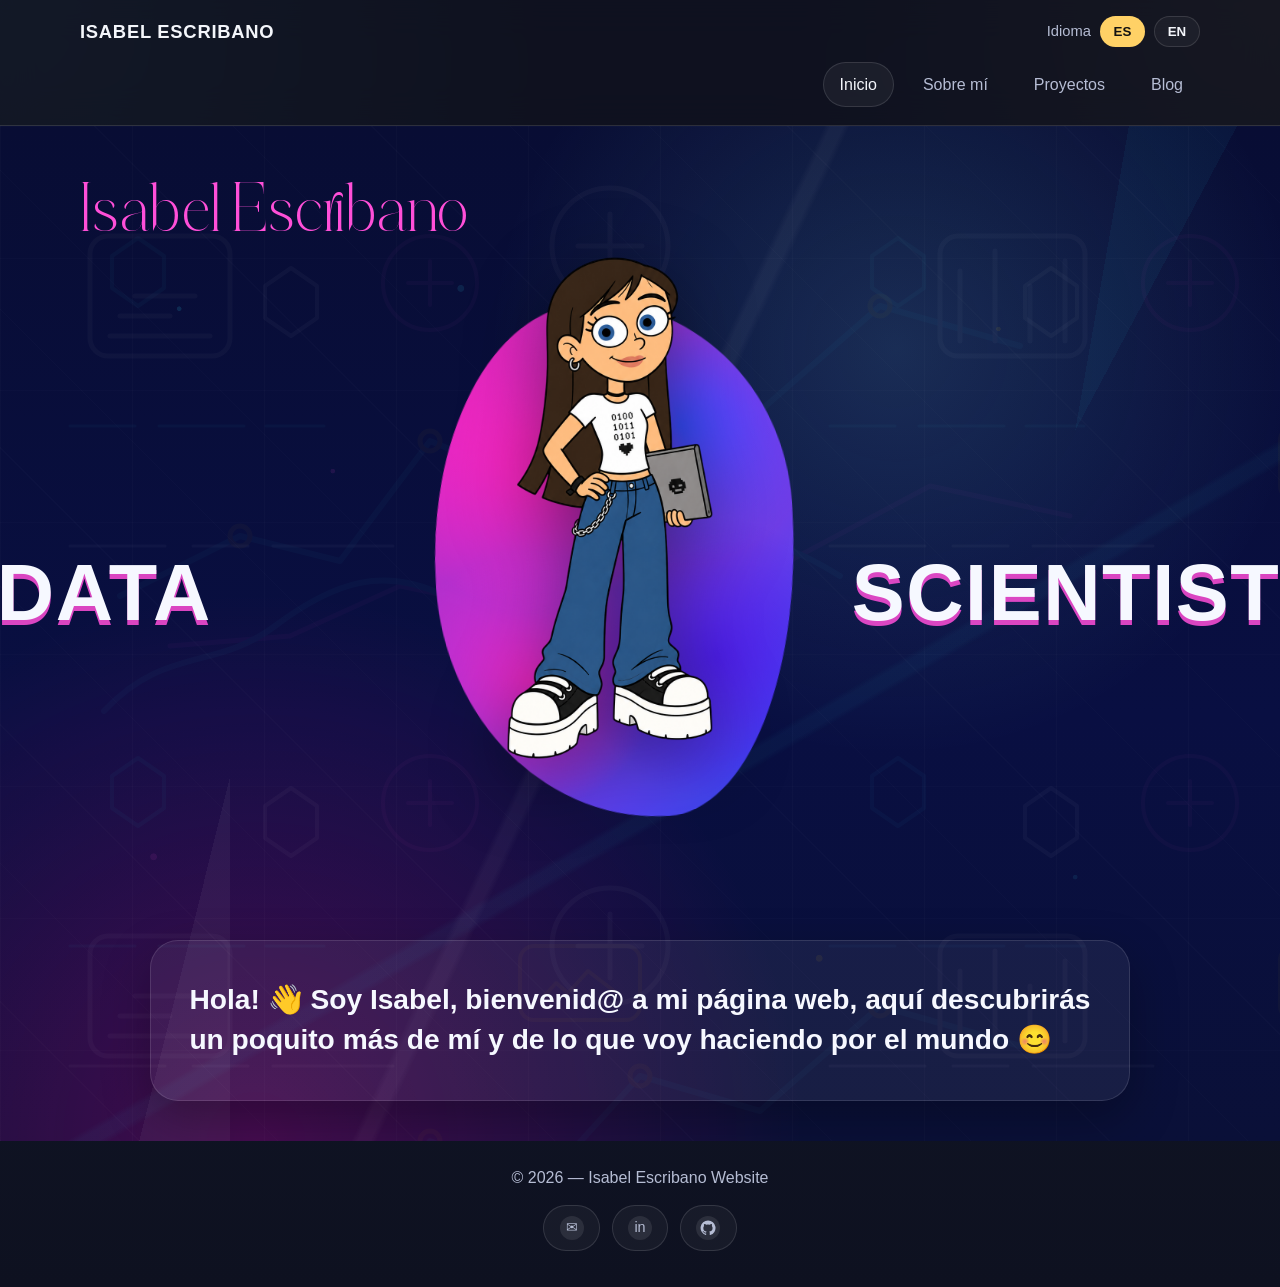
<file: index.html>
<!doctype html>
<html lang="es">
<head>
  <meta charset="utf-8">
  <meta name="viewport" content="width=device-width, initial-scale=1">
  <title>Inicio | Isabel Escribano Website</title>
  <link rel="stylesheet" href="styles.css">
</head>
<body data-page="home" data-title-es="Inicio | Isabel Escribano Website" data-title-en="Home | Isabel Escribano Website">
  <header class="site-header">
    <div class="container header-shell">
      <div class="header-top">
        <a class="brand" href="index.html" data-i18n="brand"></a>
        <div class="language-switch" aria-label="Language selector">
          <span class="language-label" data-i18n="language.label"></span>
          <button type="button" class="lang-btn" data-lang-switch="es">ES</button>
          <button type="button" class="lang-btn" data-lang-switch="en">EN</button>
        </div>
      </div>
      <nav class="site-nav" aria-label="Main navigation">
        <a class="nav-link is-active" href="index.html" data-i18n="nav.home"></a>
        <a class="nav-link" href="about.html" data-i18n="nav.about"></a>
        <a class="nav-link" href="projects.html" data-i18n="nav.projects"></a>
        <a class="nav-link" href="blog.html" data-i18n="nav.blog"></a>
      </nav>
    </div>
  </header>

  <main>
    <section class="hero-home-poster">
      <div class="container">
        <div class="poster-header-row">
          <p class="poster-name" data-i18n="home.posterName"></p>
        </div>

        <div class="poster-stage">
          <h2 class="poster-word poster-word-left" data-i18n="home.posterWordLeft"></h2>

          <div class="poster-avatar-wrap">
            <div class="poster-blob" aria-hidden="true"></div>
            <img class="poster-avatar" src="ChatGPT Image 10 jul 2026, 04_58_14-Photoroom.png" alt="Avatar Isabel" onerror="this.onerror=null;this.src='https://picsum.photos/seed/avatar-fallback/780/1080';">
          </div>

          <h2 class="poster-word poster-word-right" data-i18n="home.posterWordRight"></h2>
        </div>

        <article class="home-intro-card">
          <p class="home-intro-text" data-i18n="home.intro"></p>
        </article>
      </div>
    </section>
  </main>

  <footer class="site-footer">
    <div class="container footer-copy" data-i18n="footer.copy"></div>
    <div class="container footer-socials">
      <a class="social-link" href="mailto:isabelcirbonera@gmail.com" aria-label="Correo electrónico"><span class="social-icon">✉</span></a>
      <a class="social-link" href="https://www.linkedin.com/in/isabelescribanomanero" target="_blank" rel="noreferrer" aria-label="LinkedIn"><span class="social-icon">in</span></a>
      <a class="social-link" href="https://github.com/IsaEscman" target="_blank" rel="noreferrer" aria-label="GitHub"><span class="social-icon social-icon-github"><svg viewBox="0 0 16 16" aria-hidden="true" focusable="false"><path d="M8 .6a7.4 7.4 0 0 0-2.34 14.43c.37.06.5-.16.5-.35v-1.22c-2.03.44-2.46-.86-2.46-.86-.33-.84-.8-1.06-.8-1.06-.66-.45.05-.44.05-.44.73.05 1.12.75 1.12.75.65 1.11 1.7.79 2.12.61.06-.48.25-.79.45-.97-1.62-.19-3.33-.81-3.33-3.61 0-.8.29-1.46.75-1.97-.08-.18-.33-.93.07-1.95 0 0 .61-.2 2 .75a7 7 0 0 1 3.64 0c1.39-.95 2-.75 2-.75.4 1.02.15 1.77.07 1.95.46.51.75 1.17.75 1.97 0 2.8-1.71 3.42-3.34 3.61.26.22.49.65.49 1.31v1.94c0 .19.13.41.5.35A7.4 7.4 0 0 0 8 .6Z"/></svg></span></a>
    </div>
  </footer>

  <script src="script.js"></script>
</body>
</html>
</file>
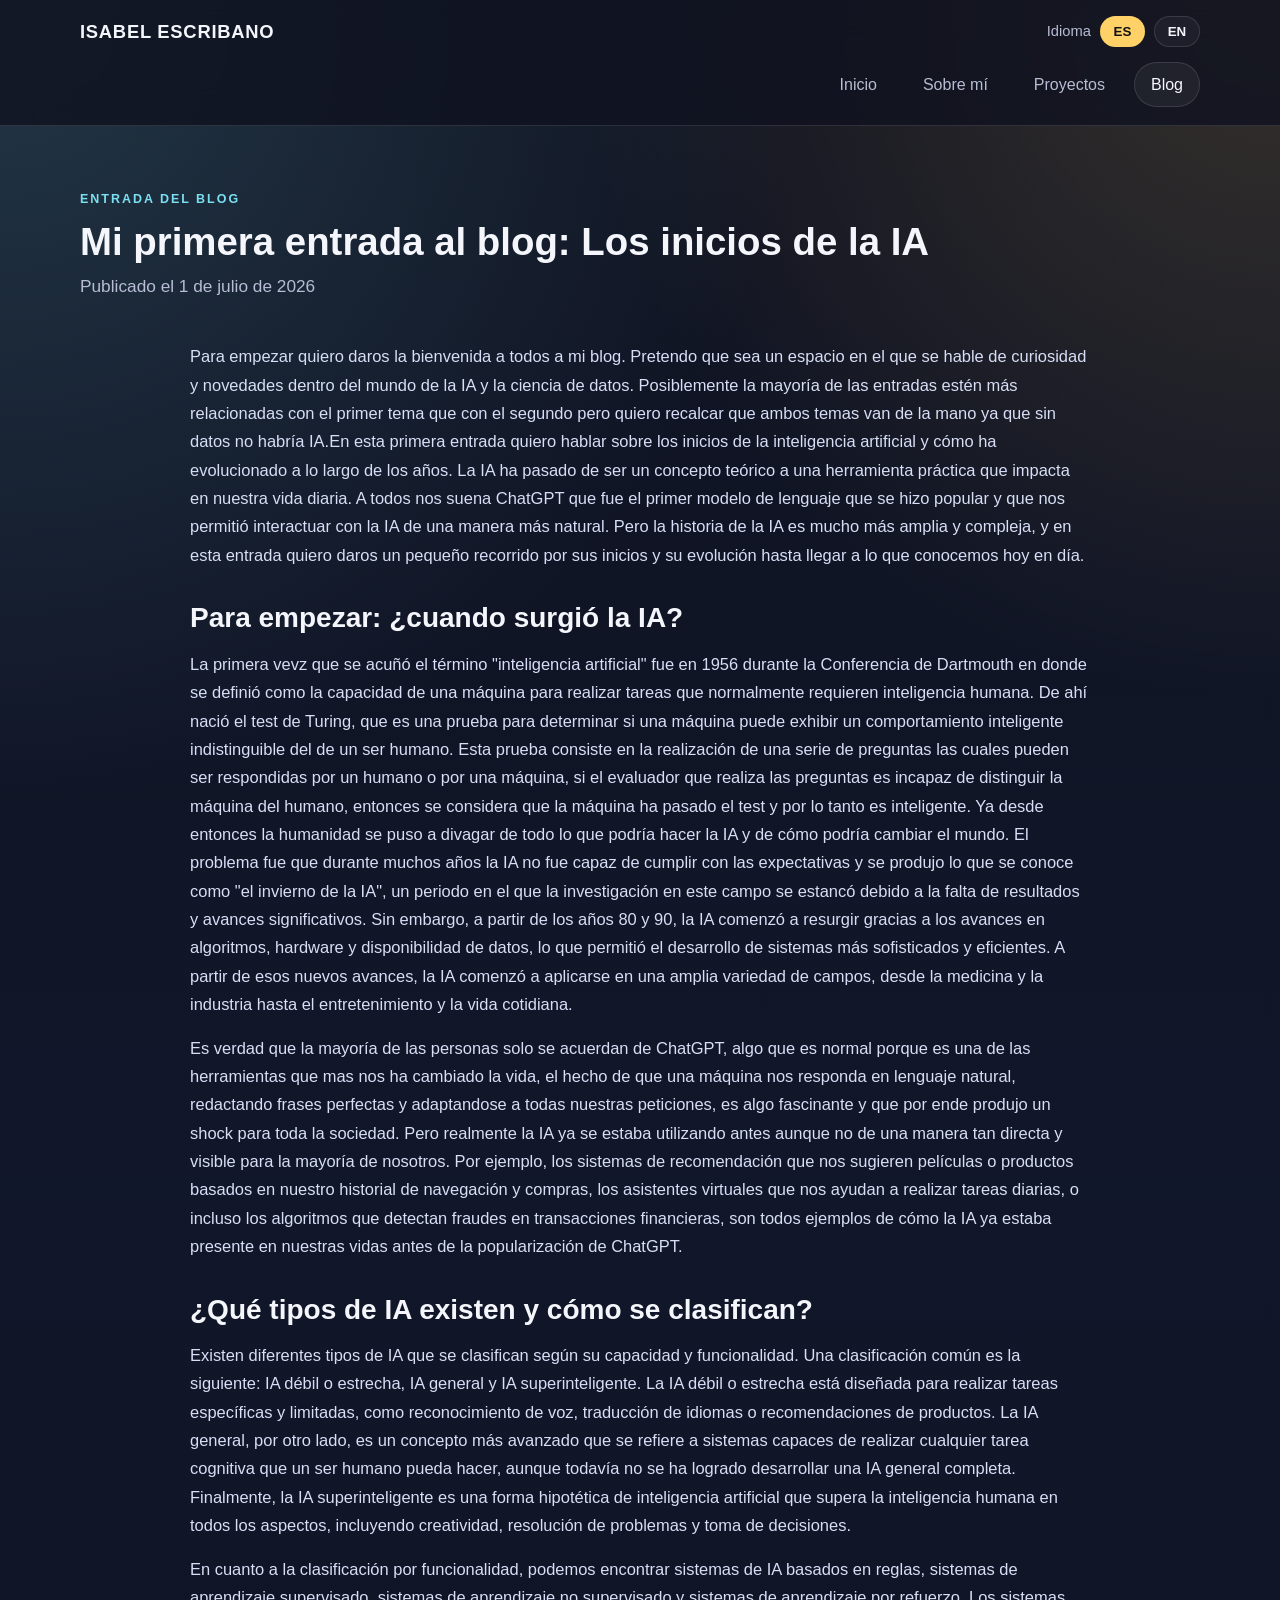
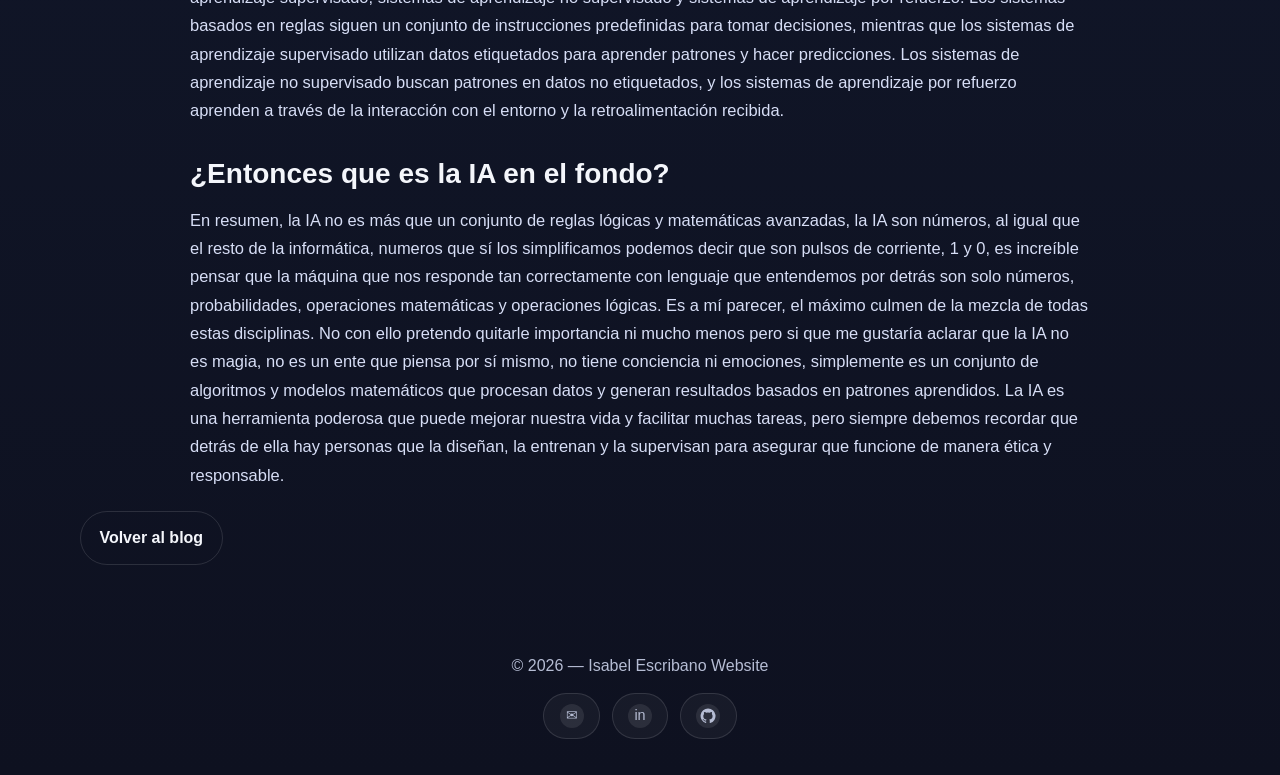
<file: blog-first-one/index.html>
<!doctype html>
<html lang="es">
<head>
  <meta charset="utf-8">
  <meta name="viewport" content="width=device-width, initial-scale=1">
  <title>Traducir un sitio | Mi sitio</title>
  <link rel="stylesheet" href="../styles.css">
</head>
<body data-page="blog-detail" data-title-es="Traducir un sitio | Mi sitio" data-title-en="Translate a site | My site">
  <header class="site-header">
    <div class="container header-shell">
      <div class="header-top">
        <a class="brand" href="../index.html" data-i18n="brand"></a>
        <div class="language-switch" aria-label="Language selector">
          <span class="language-label" data-i18n="language.label"></span>
          <button type="button" class="lang-btn" data-lang-switch="es">ES</button>
          <button type="button" class="lang-btn" data-lang-switch="en">EN</button>
        </div>
      </div>
      <nav class="site-nav" aria-label="Main navigation">
        <a class="nav-link" href="../index.html" data-i18n="nav.home"></a>
        <a class="nav-link" href="../about.html" data-i18n="nav.about"></a>
        <a class="nav-link" href="../projects.html" data-i18n="nav.projects"></a>
        <a class="nav-link is-active" href="../blog.html" data-i18n="nav.blog"></a>
      </nav>
    </div>
  </header>

  <main class="container page-main detail-page">
    <section class="page-hero">
      <p class="eyebrow" data-i18n="blogDetails.first-one.eyebrow"></p>
      <h1 data-i18n="blogDetails.first-one.title"></h1>
      <p class="lead" data-i18n="blogDetails.first-one.dateLine"></p>
    </section>

    <article class="blog-article">
      <p class="blog-intro" data-i18n="blogDetails.first-one.intro"></p>

      <h2 data-i18n="blogDetails.first-one.sectionOneTitle"></h2>
      <p data-i18n="blogDetails.first-one.sectionOneText"></p>
      <p data-i18n="blogDetails.first-one.sectionOneTextTwo"></p>

      <h2 data-i18n="blogDetails.first-one.sectionTwoTitle"></h2>
      <p data-i18n="blogDetails.first-one.sectionTwoText"></p>
      <p data-i18n="blogDetails.first-one.sectionTwoTextTwo"></p>

      <h2 data-i18n="blogDetails.first-one.sectionThreeTitle"></h2>
      <p data-i18n="blogDetails.first-one.sectionThreeText"></p>
    </article>

    <div class="detail-actions">
      <a class="btn btn-secondary" href="../blog.html" data-i18n="blogDetails.back"></a>
    </div>
  </main>

  <footer class="site-footer">
    <div class="container footer-copy" data-i18n="footer.copy"></div>
    <div class="container footer-socials">
      <a class="social-link" href="mailto:isabelcirbonera@gmail.com" aria-label="Correo electrónico"><span class="social-icon">✉</span></a>
      <a class="social-link" href="https://www.linkedin.com/in/isabelescribanomanero" target="_blank" rel="noreferrer" aria-label="LinkedIn"><span class="social-icon">in</span></a>
      <a class="social-link" href="https://github.com/IsaEscman" target="_blank" rel="noreferrer" aria-label="GitHub"><span class="social-icon social-icon-github"><svg viewBox="0 0 16 16" aria-hidden="true" focusable="false"><path d="M8 .6a7.4 7.4 0 0 0-2.34 14.43c.37.06.5-.16.5-.35v-1.22c-2.03.44-2.46-.86-2.46-.86-.33-.84-.8-1.06-.8-1.06-.66-.45.05-.44.05-.44.73.05 1.12.75 1.12.75.65 1.11 1.7.79 2.12.61.06-.48.25-.79.45-.97-1.62-.19-3.33-.81-3.33-3.61 0-.8.29-1.46.75-1.97-.08-.18-.33-.93.07-1.95 0 0 .61-.2 2 .75a7 7 0 0 1 3.64 0c1.39-.95 2-.75 2-.75.4 1.02.15 1.77.07 1.95.46.51.75 1.17.75 1.97 0 2.8-1.71 3.42-3.34 3.61.26.22.49.65.49 1.31v1.94c0 .19.13.41.5.35A7.4 7.4 0 0 0 8 .6Z"/></svg></span></a>
    </div>
  </footer>

  <script src="../script.js"></script>
</body>
</html>
</file>
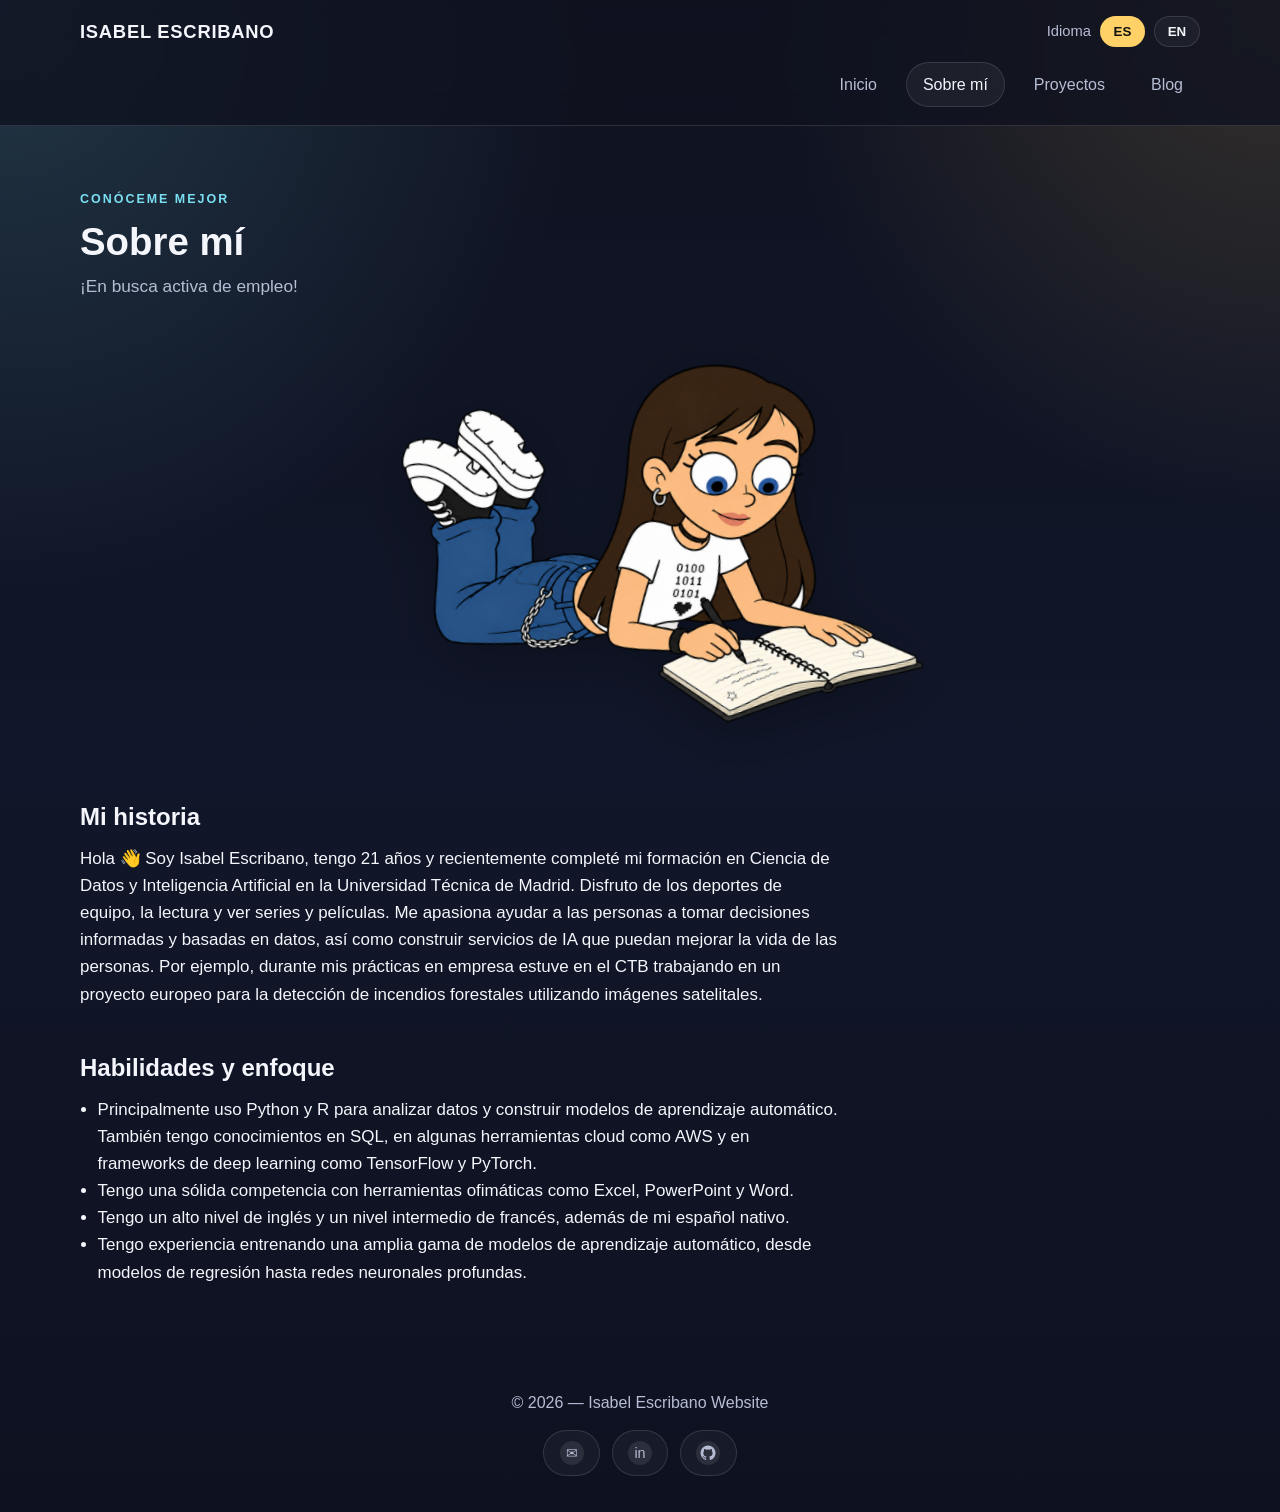
<file: about.html>
<!doctype html>
<html lang="es">
<head>
  <meta charset="utf-8">
  <meta name="viewport" content="width=device-width, initial-scale=1">
  <title>Sobre mí | Mi sitio</title>
  <link rel="stylesheet" href="styles.css">
</head>
<body data-page="about" data-title-es="Sobre mí | Mi sitio" data-title-en="About me | My site">
  <header class="site-header">
    <div class="container header-shell">
      <div class="header-top">
        <a class="brand" href="index.html" data-i18n="brand"></a>
        <div class="language-switch" aria-label="Language selector">
          <span class="language-label" data-i18n="language.label"></span>
          <button type="button" class="lang-btn" data-lang-switch="es">ES</button>
          <button type="button" class="lang-btn" data-lang-switch="en">EN</button>
        </div>
      </div>
      <nav class="site-nav" aria-label="Main navigation">
        <a class="nav-link" href="index.html" data-i18n="nav.home"></a>
        <a class="nav-link is-active" href="about.html" data-i18n="nav.about"></a>
        <a class="nav-link" href="projects.html" data-i18n="nav.projects"></a>
        <a class="nav-link" href="blog.html" data-i18n="nav.blog"></a>
      </nav>
    </div>
  </header>

  <main class="container page-main">
    <section class="page-hero">
      <p class="eyebrow" data-i18n="about.eyebrow"></p>
      <h1 data-i18n="about.title"></h1>
      <p class="lead" data-i18n="about.subtitle"></p>
    </section>

    <div class="about-illustration">
      <img class="about-illustration-image" src="ChatGPT Image 10 jul 2026, 18_04_59-Photoroom.png" alt="Ilustración decorativa de Isabel tomando notas" loading="lazy">
    </div>

    <section class="about-flow">
      <article>
        <h2 data-i18n="about.storyTitle"></h2>
        <p data-i18n="about.storyText"></p>
      </article>
      <article>
        <h2 data-i18n="about.skillsTitle"></h2>
        <ul class="skill-list">
          <li data-i18n="about.skillOne"></li>
          <li data-i18n="about.skillTwo"></li>
          <li data-i18n="about.skillThree"></li>
          <li data-i18n="about.skillFour"></li>
        </ul>
      </article>
    </section>
  </main>

  <footer class="site-footer">
    <div class="container footer-copy" data-i18n="footer.copy"></div>
    <div class="container footer-socials">
      <a class="social-link" href="mailto:isabelcirbonera@gmail.com" aria-label="Correo electrónico"><span class="social-icon">✉</span></a>
      <a class="social-link" href="https://www.linkedin.com/in/isabelescribanomanero" target="_blank" rel="noreferrer" aria-label="LinkedIn"><span class="social-icon">in</span></a>
      <a class="social-link" href="https://github.com/IsaEscman" target="_blank" rel="noreferrer" aria-label="GitHub"><span class="social-icon social-icon-github"><svg viewBox="0 0 16 16" aria-hidden="true" focusable="false"><path d="M8 .6a7.4 7.4 0 0 0-2.34 14.43c.37.06.5-.16.5-.35v-1.22c-2.03.44-2.46-.86-2.46-.86-.33-.84-.8-1.06-.8-1.06-.66-.45.05-.44.05-.44.73.05 1.12.75 1.12.75.65 1.11 1.7.79 2.12.61.06-.48.25-.79.45-.97-1.62-.19-3.33-.81-3.33-3.61 0-.8.29-1.46.75-1.97-.08-.18-.33-.93.07-1.95 0 0 .61-.2 2 .75a7 7 0 0 1 3.64 0c1.39-.95 2-.75 2-.75.4 1.02.15 1.77.07 1.95.46.51.75 1.17.75 1.97 0 2.8-1.71 3.42-3.34 3.61.26.22.49.65.49 1.31v1.94c0 .19.13.41.5.35A7.4 7.4 0 0 0 8 .6Z"/></svg></span></a>
    </div>
  </footer>

  <script src="script.js"></script>
</body>
</html>
</file>
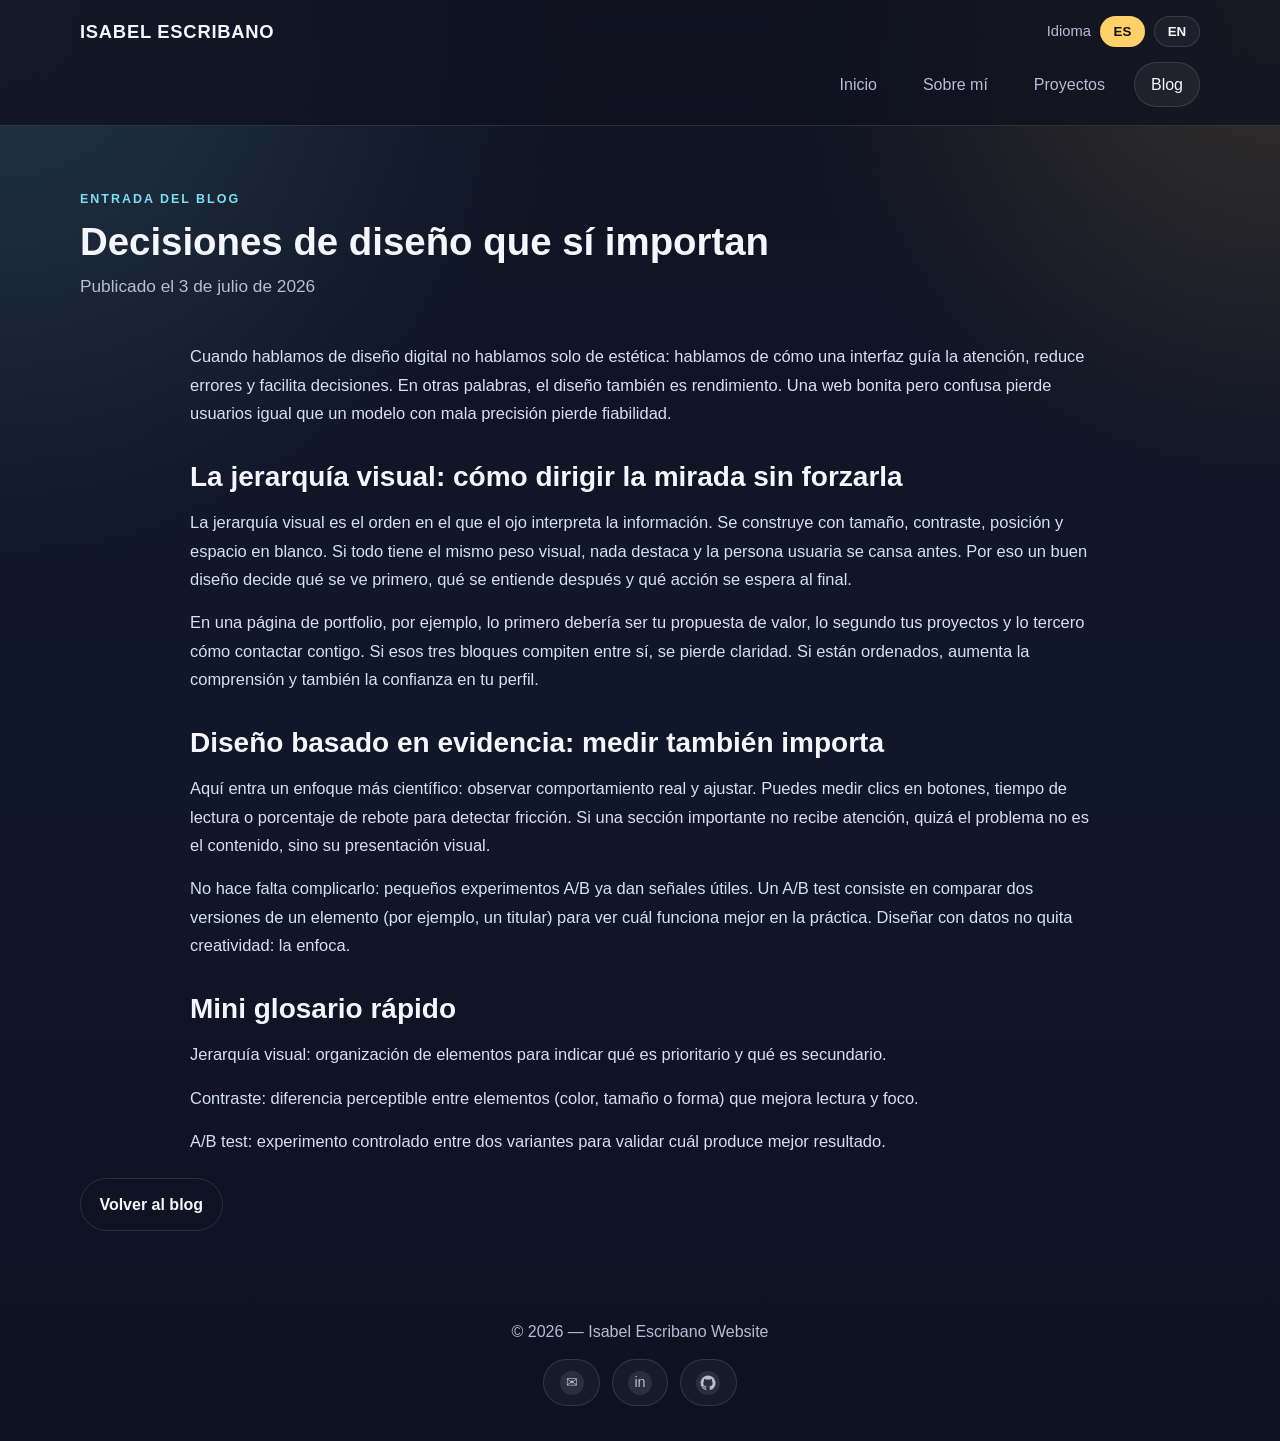
<file: blog-design.html>
<!doctype html>
<html lang="es">
<head>
  <meta charset="utf-8">
  <meta name="viewport" content="width=device-width, initial-scale=1">
  <title>Decisiones de diseño | Mi sitio</title>
  <link rel="stylesheet" href="styles.css">
</head>
<body data-page="blog-detail" data-title-es="Decisiones de diseño | Mi sitio" data-title-en="Design decisions | My site">
  <header class="site-header">
    <div class="container header-shell">
      <div class="header-top">
        <a class="brand" href="index.html" data-i18n="brand"></a>
        <div class="language-switch" aria-label="Language selector">
          <span class="language-label" data-i18n="language.label"></span>
          <button type="button" class="lang-btn" data-lang-switch="es">ES</button>
          <button type="button" class="lang-btn" data-lang-switch="en">EN</button>
        </div>
      </div>
      <nav class="site-nav" aria-label="Main navigation">
        <a class="nav-link" href="index.html" data-i18n="nav.home"></a>
        <a class="nav-link" href="about.html" data-i18n="nav.about"></a>
        <a class="nav-link" href="projects.html" data-i18n="nav.projects"></a>
        <a class="nav-link is-active" href="blog.html" data-i18n="nav.blog"></a>
      </nav>
    </div>
  </header>

  <main class="container page-main detail-page">
    <section class="page-hero">
      <p class="eyebrow" data-i18n="blogDetails.design.eyebrow"></p>
      <h1 data-i18n="blogDetails.design.title"></h1>
      <p class="lead" data-i18n="blogDetails.design.dateLine"></p>
    </section>

    <article class="blog-article">
      <p class="blog-intro" data-i18n="blogDetails.design.intro"></p>

      <h2 data-i18n="blogDetails.design.sectionOneTitle"></h2>
      <p data-i18n="blogDetails.design.sectionOneText"></p>
      <p data-i18n="blogDetails.design.sectionOneTextTwo"></p>

      <h2 data-i18n="blogDetails.design.sectionTwoTitle"></h2>
      <p data-i18n="blogDetails.design.sectionTwoText"></p>
      <p data-i18n="blogDetails.design.sectionTwoTextTwo"></p>

      <h2 data-i18n="blogDetails.design.glossaryTitle"></h2>
      <p data-i18n="blogDetails.design.glossaryOne"></p>
      <p data-i18n="blogDetails.design.glossaryTwo"></p>
      <p data-i18n="blogDetails.design.glossaryThree"></p>
    </article>

    <div class="detail-actions">
      <a class="btn btn-secondary" href="blog.html" data-i18n="blogDetails.back"></a>
    </div>
  </main>

  <footer class="site-footer">
    <div class="container footer-copy" data-i18n="footer.copy"></div>
    <div class="container footer-socials">
      <a class="social-link" href="mailto:isabelcirbonera@gmail.com" aria-label="Correo electrónico"><span class="social-icon">✉</span></a>
      <a class="social-link" href="https://www.linkedin.com/in/isabelescribanomanero" target="_blank" rel="noreferrer" aria-label="LinkedIn"><span class="social-icon">in</span></a>
      <a class="social-link" href="https://github.com/IsaEscman" target="_blank" rel="noreferrer" aria-label="GitHub"><span class="social-icon social-icon-github"><svg viewBox="0 0 16 16" aria-hidden="true" focusable="false"><path d="M8 .6a7.4 7.4 0 0 0-2.34 14.43c.37.06.5-.16.5-.35v-1.22c-2.03.44-2.46-.86-2.46-.86-.33-.84-.8-1.06-.8-1.06-.66-.45.05-.44.05-.44.73.05 1.12.75 1.12.75.65 1.11 1.7.79 2.12.61.06-.48.25-.79.45-.97-1.62-.19-3.33-.81-3.33-3.61 0-.8.29-1.46.75-1.97-.08-.18-.33-.93.07-1.95 0 0 .61-.2 2 .75a7 7 0 0 1 3.64 0c1.39-.95 2-.75 2-.75.4 1.02.15 1.77.07 1.95.46.51.75 1.17.75 1.97 0 2.8-1.71 3.42-3.34 3.61.26.22.49.65.49 1.31v1.94c0 .19.13.41.5.35A7.4 7.4 0 0 0 8 .6Z"/></svg></span></a>
    </div>
  </footer>

  <script src="script.js"></script>
</body>
</html>
</file>
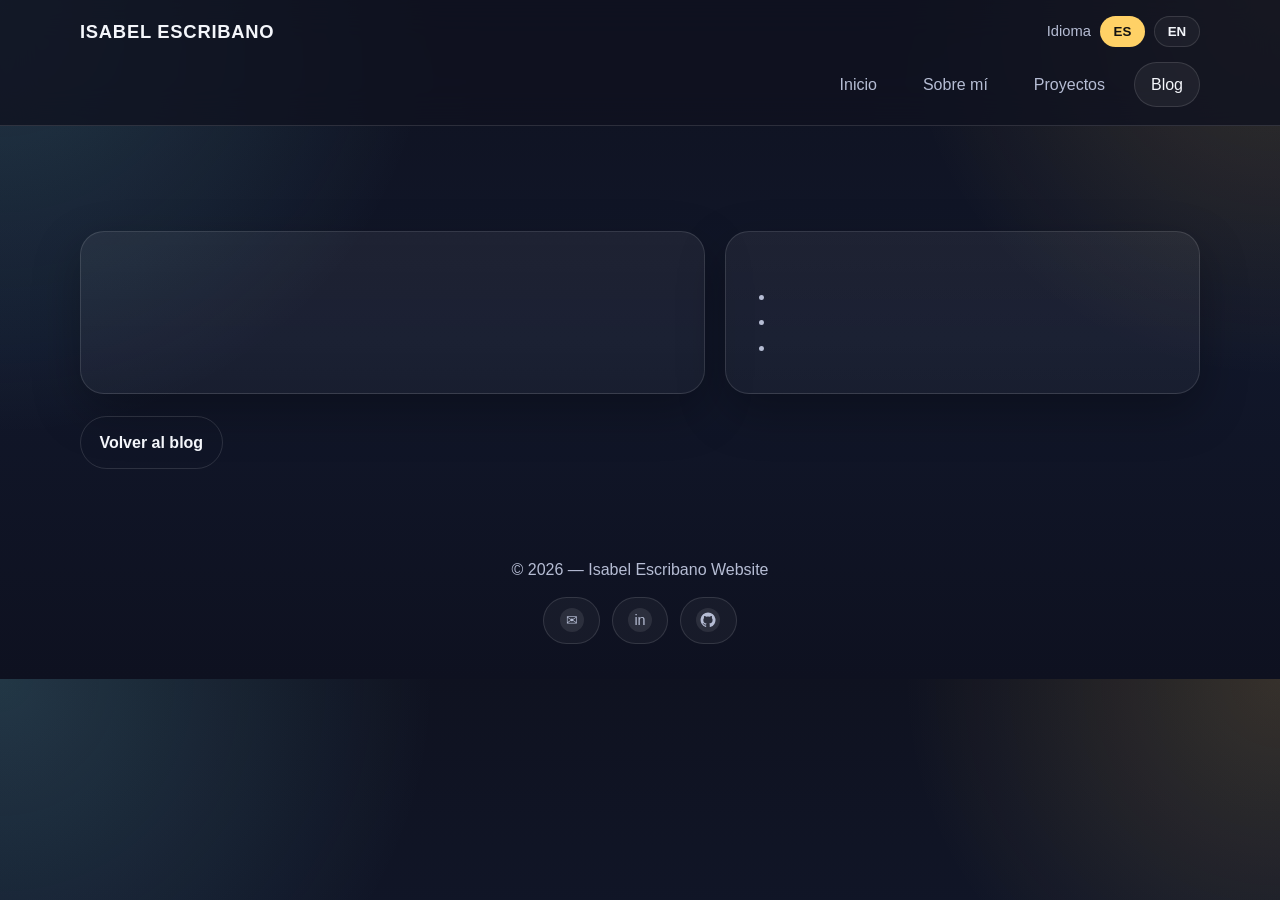
<file: blog-first-one.html>
<!doctype html>
<html lang="es">
<head>
  <meta charset="utf-8">
  <meta name="viewport" content="width=device-width, initial-scale=1">
  <title>Traducir un sitio | Mi sitio</title>
  <link rel="stylesheet" href="styles.css">
</head>
<body data-page="blog-detail" data-title-es="Traducir un sitio | Mi sitio" data-title-en="Translate a site | My site">
  <header class="site-header">
    <div class="container header-shell">
      <div class="header-top">
        <a class="brand" href="index.html" data-i18n="brand"></a>
        <div class="language-switch" aria-label="Language selector">
          <span class="language-label" data-i18n="language.label"></span>
          <button type="button" class="lang-btn" data-lang-switch="es">ES</button>
          <button type="button" class="lang-btn" data-lang-switch="en">EN</button>
        </div>
      </div>
      <nav class="site-nav" aria-label="Main navigation">
        <a class="nav-link" href="index.html" data-i18n="nav.home"></a>
        <a class="nav-link" href="about.html" data-i18n="nav.about"></a>
        <a class="nav-link" href="projects.html" data-i18n="nav.projects"></a>
        <a class="nav-link is-active" href="blog.html" data-i18n="nav.blog"></a>
      </nav>
    </div>
  </header>

  <main class="container page-main detail-page">
    <section class="page-hero">
      <p class="eyebrow" data-i18n="blogDetails.translation.eyebrow"></p>
      <h1 data-i18n="blogDetails.translation.title"></h1>
      <p class="lead" data-i18n="blogDetails.translation.dateLine"></p>
    </section>

    <section class="content-grid two-up">
      <article class="content-card">
        <h2 data-i18n="blogDetails.translation.sectionOneTitle"></h2>
        <p data-i18n="blogDetails.translation.sectionOneText"></p>
      </article>
      <article class="content-card">
        <h2 data-i18n="blogDetails.translation.sectionTwoTitle"></h2>
        <p data-i18n="blogDetails.translation.sectionTwoText"></p>
        <ul class="skill-list">
          <li data-i18n="blogDetails.translation.pointOne"></li>
          <li data-i18n="blogDetails.translation.pointTwo"></li>
          <li data-i18n="blogDetails.translation.pointThree"></li>
        </ul>
      </article>
    </section>

    <div class="detail-actions">
      <a class="btn btn-secondary" href="blog.html" data-i18n="blogDetails.back"></a>
    </div>
  </main>

  <footer class="site-footer">
    <div class="container footer-copy" data-i18n="footer.copy"></div>
    <div class="container footer-socials">
      <a class="social-link" href="mailto:isabelcirbonera@gmail.com" aria-label="Correo electrónico"><span class="social-icon">✉</span></a>
      <a class="social-link" href="https://www.linkedin.com/in/isabelescribanomanero" target="_blank" rel="noreferrer" aria-label="LinkedIn"><span class="social-icon">in</span></a>
      <a class="social-link" href="https://github.com/IsaEscman" target="_blank" rel="noreferrer" aria-label="GitHub"><span class="social-icon social-icon-github"><svg viewBox="0 0 16 16" aria-hidden="true" focusable="false"><path d="M8 .6a7.4 7.4 0 0 0-2.34 14.43c.37.06.5-.16.5-.35v-1.22c-2.03.44-2.46-.86-2.46-.86-.33-.84-.8-1.06-.8-1.06-.66-.45.05-.44.05-.44.73.05 1.12.75 1.12.75.65 1.11 1.7.79 2.12.61.06-.48.25-.79.45-.97-1.62-.19-3.33-.81-3.33-3.61 0-.8.29-1.46.75-1.97-.08-.18-.33-.93.07-1.95 0 0 .61-.2 2 .75a7 7 0 0 1 3.64 0c1.39-.95 2-.75 2-.75.4 1.02.15 1.77.07 1.95.46.51.75 1.17.75 1.97 0 2.8-1.71 3.42-3.34 3.61.26.22.49.65.49 1.31v1.94c0 .19.13.41.5.35A7.4 7.4 0 0 0 8 .6Z"/></svg></span></a>
    </div>
  </footer>

  <script src="script.js"></script>
</body>
</html>
</file>
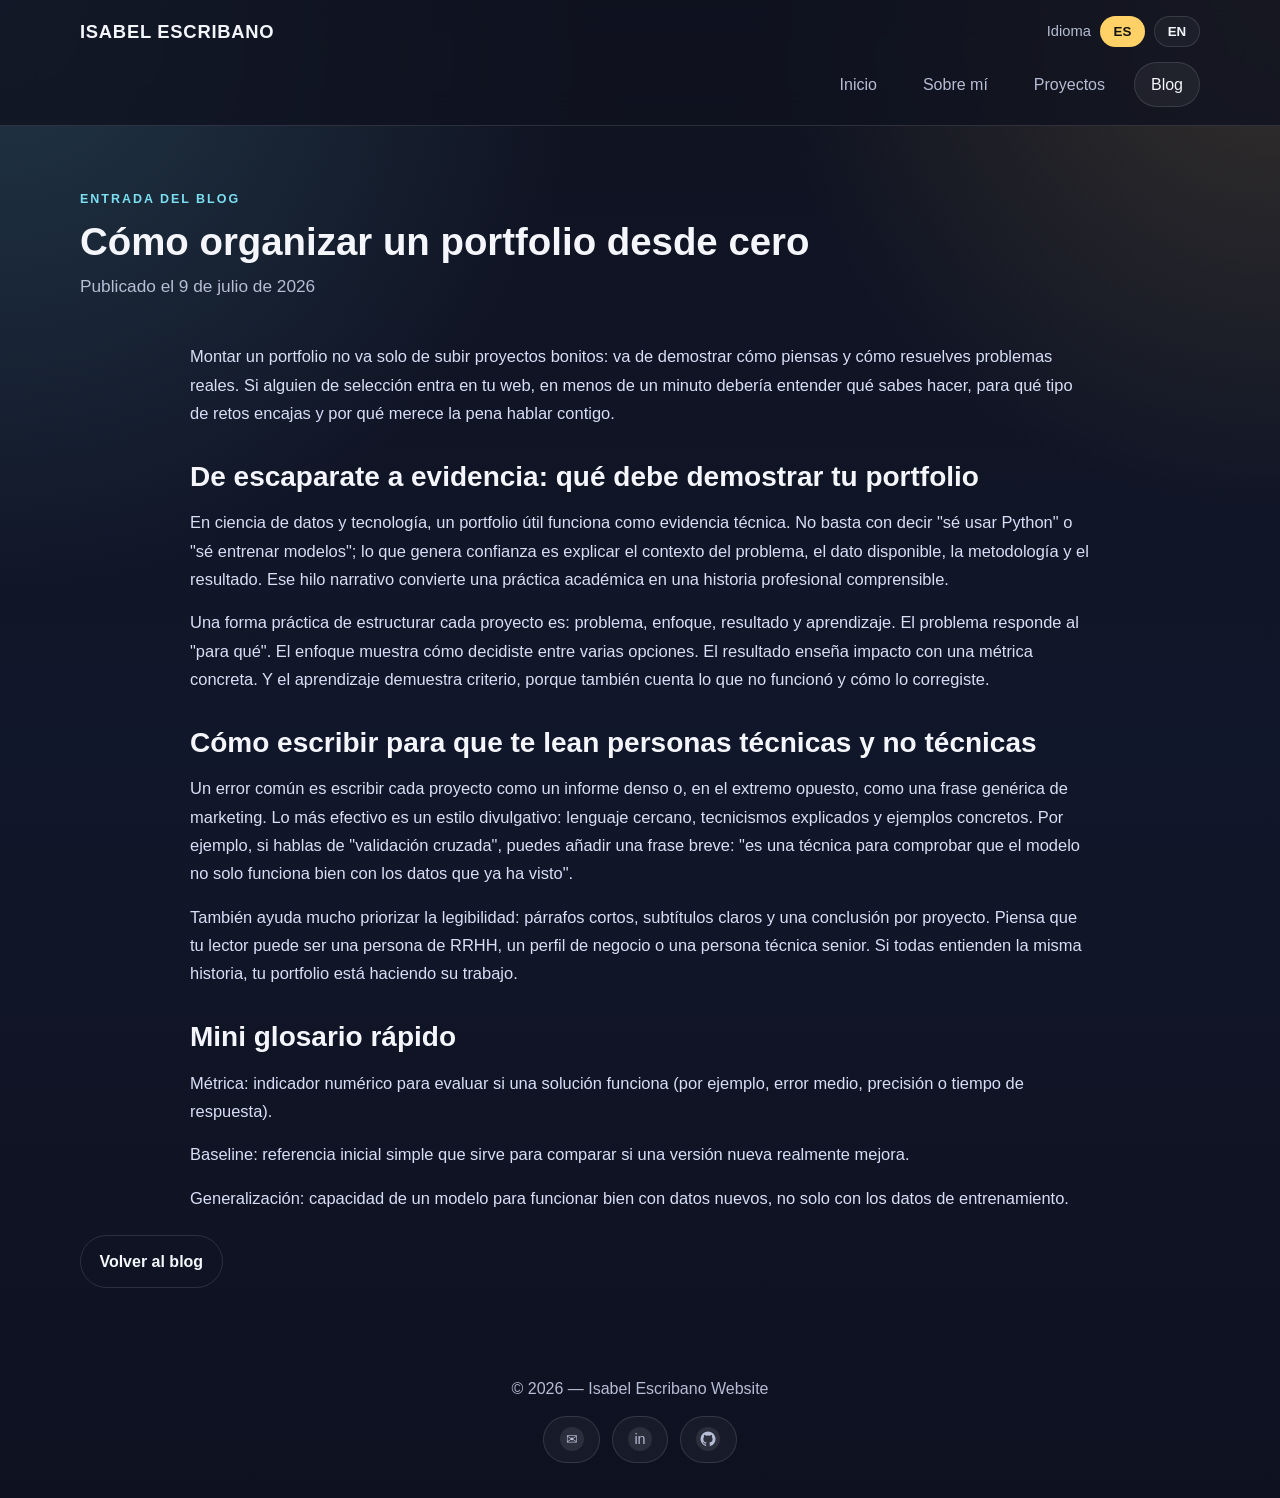
<file: blog-portfolio.html>
<!doctype html>
<html lang="es">
<head>
  <meta charset="utf-8">
  <meta name="viewport" content="width=device-width, initial-scale=1">
  <title>Portfolio desde cero | Mi sitio</title>
  <link rel="stylesheet" href="styles.css">
</head>
<body data-page="blog-detail" data-title-es="Portfolio desde cero | Mi sitio" data-title-en="Portfolio from scratch | My site">
  <header class="site-header">
    <div class="container header-shell">
      <div class="header-top">
        <a class="brand" href="index.html" data-i18n="brand"></a>
        <div class="language-switch" aria-label="Language selector">
          <span class="language-label" data-i18n="language.label"></span>
          <button type="button" class="lang-btn" data-lang-switch="es">ES</button>
          <button type="button" class="lang-btn" data-lang-switch="en">EN</button>
        </div>
      </div>
      <nav class="site-nav" aria-label="Main navigation">
        <a class="nav-link" href="index.html" data-i18n="nav.home"></a>
        <a class="nav-link" href="about.html" data-i18n="nav.about"></a>
        <a class="nav-link" href="projects.html" data-i18n="nav.projects"></a>
        <a class="nav-link is-active" href="blog.html" data-i18n="nav.blog"></a>
      </nav>
    </div>
  </header>

  <main class="container page-main detail-page">
    <section class="page-hero">
      <p class="eyebrow" data-i18n="blogDetails.portfolio.eyebrow"></p>
      <h1 data-i18n="blogDetails.portfolio.title"></h1>
      <p class="lead" data-i18n="blogDetails.portfolio.dateLine"></p>
    </section>

    <article class="blog-article">
      <p class="blog-intro" data-i18n="blogDetails.portfolio.intro"></p>

      <h2 data-i18n="blogDetails.portfolio.sectionOneTitle"></h2>
      <p data-i18n="blogDetails.portfolio.sectionOneText"></p>
      <p data-i18n="blogDetails.portfolio.sectionOneTextTwo"></p>

      <h2 data-i18n="blogDetails.portfolio.sectionTwoTitle"></h2>
      <p data-i18n="blogDetails.portfolio.sectionTwoText"></p>
      <p data-i18n="blogDetails.portfolio.sectionTwoTextTwo"></p>

      <h2 data-i18n="blogDetails.portfolio.glossaryTitle"></h2>
      <p data-i18n="blogDetails.portfolio.glossaryOne"></p>
      <p data-i18n="blogDetails.portfolio.glossaryTwo"></p>
      <p data-i18n="blogDetails.portfolio.glossaryThree"></p>
    </article>

    <div class="detail-actions">
      <a class="btn btn-secondary" href="blog.html" data-i18n="blogDetails.back"></a>
    </div>
  </main>

  <footer class="site-footer">
    <div class="container footer-copy" data-i18n="footer.copy"></div>
    <div class="container footer-socials">
      <a class="social-link" href="mailto:isabelcirbonera@gmail.com" aria-label="Correo electrónico"><span class="social-icon">✉</span></a>
      <a class="social-link" href="https://www.linkedin.com/in/isabelescribanomanero" target="_blank" rel="noreferrer" aria-label="LinkedIn"><span class="social-icon">in</span></a>
      <a class="social-link" href="https://github.com/IsaEscman" target="_blank" rel="noreferrer" aria-label="GitHub"><span class="social-icon social-icon-github"><svg viewBox="0 0 16 16" aria-hidden="true" focusable="false"><path d="M8 .6a7.4 7.4 0 0 0-2.34 14.43c.37.06.5-.16.5-.35v-1.22c-2.03.44-2.46-.86-2.46-.86-.33-.84-.8-1.06-.8-1.06-.66-.45.05-.44.05-.44.73.05 1.12.75 1.12.75.65 1.11 1.7.79 2.12.61.06-.48.25-.79.45-.97-1.62-.19-3.33-.81-3.33-3.61 0-.8.29-1.46.75-1.97-.08-.18-.33-.93.07-1.95 0 0 .61-.2 2 .75a7 7 0 0 1 3.64 0c1.39-.95 2-.75 2-.75.4 1.02.15 1.77.07 1.95.46.51.75 1.17.75 1.97 0 2.8-1.71 3.42-3.34 3.61.26.22.49.65.49 1.31v1.94c0 .19.13.41.5.35A7.4 7.4 0 0 0 8 .6Z"/></svg></span></a>
    </div>
  </footer>

  <script src="script.js"></script>
</body>
</html>
</file>
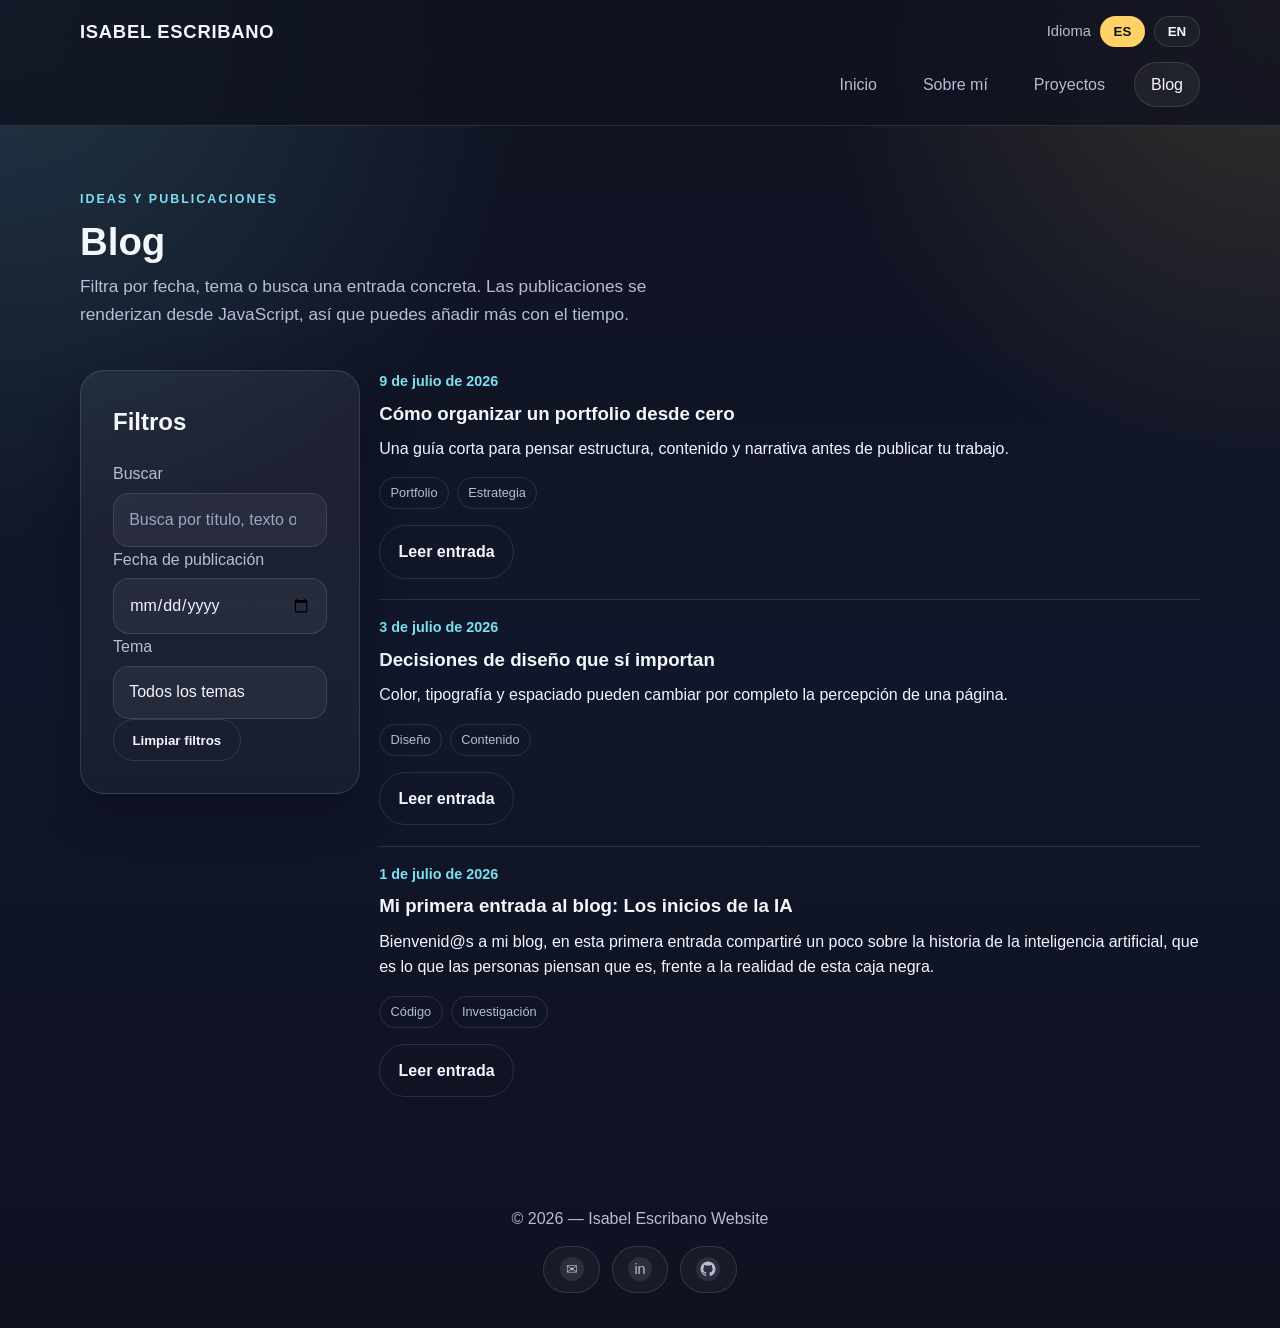
<file: blog.html>
<!doctype html>
<html lang="es">
<head>
  <meta charset="utf-8">
  <meta name="viewport" content="width=device-width, initial-scale=1">
  <title>Blog | Mi sitio</title>
  <link rel="stylesheet" href="styles.css">
</head>
<body data-page="blog" data-title-es="Blog | Mi sitio" data-title-en="Blog | My site">
  <header class="site-header">
    <div class="container header-shell">
      <div class="header-top">
        <a class="brand" href="index.html" data-i18n="brand"></a>
        <div class="language-switch" aria-label="Language selector">
          <span class="language-label" data-i18n="language.label"></span>
          <button type="button" class="lang-btn" data-lang-switch="es">ES</button>
          <button type="button" class="lang-btn" data-lang-switch="en">EN</button>
        </div>
      </div>
      <nav class="site-nav" aria-label="Main navigation">
        <a class="nav-link" href="index.html" data-i18n="nav.home"></a>
        <a class="nav-link" href="about.html" data-i18n="nav.about"></a>
        <a class="nav-link" href="projects.html" data-i18n="nav.projects"></a>
        <a class="nav-link is-active" href="blog.html" data-i18n="nav.blog"></a>
      </nav>
    </div>
  </header>

  <main class="container page-main blog-page">
    <section class="page-hero">
      <p class="eyebrow" data-i18n="blog.eyebrow"></p>
      <h1 data-i18n="blog.title"></h1>
      <p class="lead" data-i18n="blog.subtitle"></p>
    </section>

    <section class="blog-layout">
      <aside class="filters content-card">
        <h2 data-i18n="blog.filtersTitle"></h2>
        <label>
          <span data-i18n="blog.searchLabel"></span>
          <input id="blog-search" type="search" data-i18n-placeholder="blog.searchPlaceholder">
        </label>
        <label>
          <span data-i18n="blog.dateLabel"></span>
          <input id="blog-date" type="date">
        </label>
        <label>
          <span data-i18n="blog.themeLabel"></span>
          <select id="blog-theme"></select>
        </label>
        <button id="blog-clear" type="button" class="btn btn-secondary" data-i18n="blog.clearFilters"></button>
      </aside>

      <section class="posts" aria-live="polite">
        <div id="blog-posts" class="post-list"></div>
        <p id="blog-empty" class="empty-state" hidden data-i18n="blog.emptyState"></p>
      </section>
    </section>
  </main>

  <footer class="site-footer">
    <div class="container footer-copy" data-i18n="footer.copy"></div>
    <div class="container footer-socials">
      <a class="social-link" href="mailto:isabelcirbonera@gmail.com" aria-label="Correo electrónico">
        <span class="social-icon">✉</span>
      </a>
      <a class="social-link" href="https://www.linkedin.com/in/isabelescribanomanero" target="_blank" rel="noreferrer" aria-label="LinkedIn">
        <span class="social-icon">in</span>
      </a>
      <a class="social-link" href="https://github.com/IsaEscman" target="_blank" rel="noreferrer" aria-label="GitHub">
        <span class="social-icon social-icon-github"><svg viewBox="0 0 16 16" aria-hidden="true" focusable="false"><path d="M8 .6a7.4 7.4 0 0 0-2.34 14.43c.37.06.5-.16.5-.35v-1.22c-2.03.44-2.46-.86-2.46-.86-.33-.84-.8-1.06-.8-1.06-.66-.45.05-.44.05-.44.73.05 1.12.75 1.12.75.65 1.11 1.7.79 2.12.61.06-.48.25-.79.45-.97-1.62-.19-3.33-.81-3.33-3.61 0-.8.29-1.46.75-1.97-.08-.18-.33-.93.07-1.95 0 0 .61-.2 2 .75a7 7 0 0 1 3.64 0c1.39-.95 2-.75 2-.75.4 1.02.15 1.77.07 1.95.46.51.75 1.17.75 1.97 0 2.8-1.71 3.42-3.34 3.61.26.22.49.65.49 1.31v1.94c0 .19.13.41.5.35A7.4 7.4 0 0 0 8 .6Z"/></svg></span>
      </a>
    </div>
  </footer>

  <script src="script.js"></script>
</body>
</html>
</file>
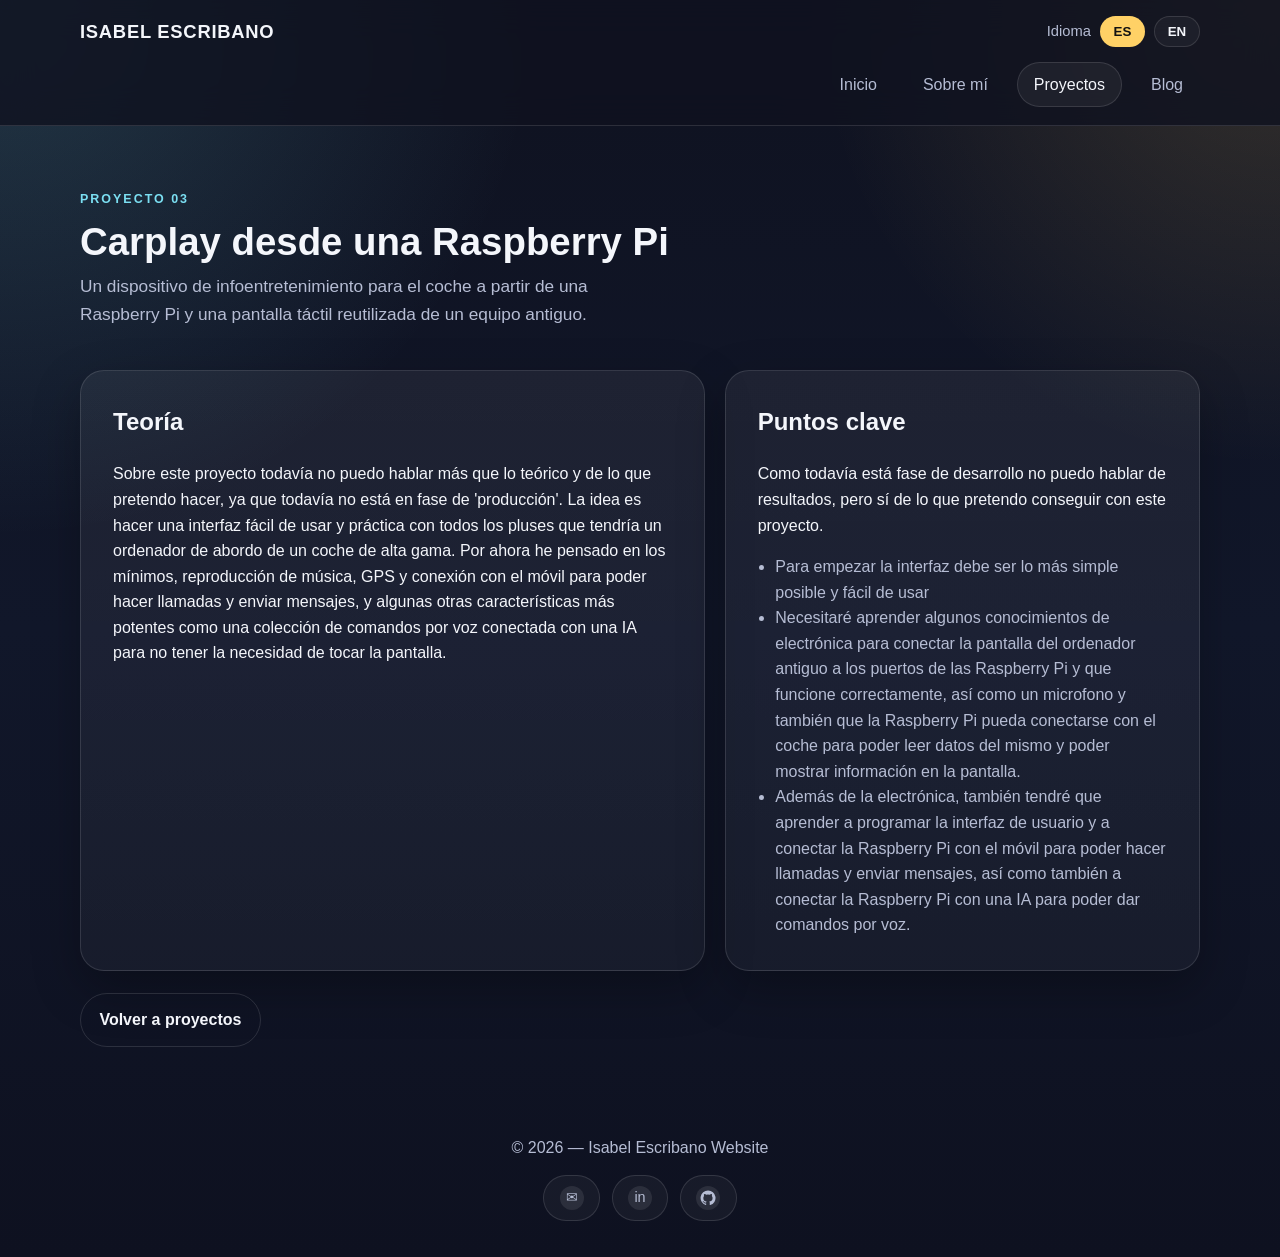
<file: project-app.html>
<!doctype html>
<html lang="es">
<head>
  <meta charset="utf-8">
  <meta name="viewport" content="width=device-width, initial-scale=1">
  <title>Aplicación de ideas | Mi sitio</title>
  <link rel="stylesheet" href="styles.css">
</head>
<body data-page="project-detail" data-title-es="Aplicación de ideas | Mi sitio" data-title-en="Ideas app | My site">
  <header class="site-header">
    <div class="container header-shell">
      <div class="header-top">
        <a class="brand" href="index.html" data-i18n="brand"></a>
        <div class="language-switch" aria-label="Language selector">
          <span class="language-label" data-i18n="language.label"></span>
          <button type="button" class="lang-btn" data-lang-switch="es">ES</button>
          <button type="button" class="lang-btn" data-lang-switch="en">EN</button>
        </div>
      </div>
      <nav class="site-nav" aria-label="Main navigation">
        <a class="nav-link" href="index.html" data-i18n="nav.home"></a>
        <a class="nav-link" href="about.html" data-i18n="nav.about"></a>
        <a class="nav-link is-active" href="projects.html" data-i18n="nav.projects"></a>
        <a class="nav-link" href="blog.html" data-i18n="nav.blog"></a>
      </nav>
    </div>
  </header>

  <main class="container page-main detail-page">
    <section class="page-hero">
      <p class="eyebrow" data-i18n="projectDetails.app.eyebrow"></p>
      <h1 data-i18n="projectDetails.app.title"></h1>
      <p class="lead" data-i18n="projectDetails.app.subtitle"></p>
    </section>

    <section class="content-grid two-up">
      <article class="content-card">
        <h2 data-i18n="projectDetails.app.sectionOneTitle"></h2>
        <p data-i18n="projectDetails.app.sectionOneText"></p>
      </article>
      <article class="content-card">
        <h2 data-i18n="projectDetails.app.sectionTwoTitle"></h2>
        <p data-i18n="projectDetails.app.sectionTwoText"></p>
        <ul class="skill-list">
          <li data-i18n="projectDetails.app.pointOne"></li>
          <li data-i18n="projectDetails.app.pointTwo"></li>
          <li data-i18n="projectDetails.app.pointThree"></li>
        </ul>
      </article>
    </section>

    <div class="detail-actions">
      <a class="btn btn-secondary" href="projects.html" data-i18n="projectDetails.back"></a>
    </div>
  </main>

  <footer class="site-footer">
    <div class="container footer-copy" data-i18n="footer.copy"></div>
    <div class="container footer-socials">
      <a class="social-link" href="mailto:isabelcirbonera@gmail.com" aria-label="Correo electrónico"><span class="social-icon">✉</span></a>
      <a class="social-link" href="https://www.linkedin.com/in/isabelescribanomanero" target="_blank" rel="noreferrer" aria-label="LinkedIn"><span class="social-icon">in</span></a>
      <a class="social-link" href="https://github.com/IsaEscman" target="_blank" rel="noreferrer" aria-label="GitHub"><span class="social-icon social-icon-github"><svg viewBox="0 0 16 16" aria-hidden="true" focusable="false"><path d="M8 .6a7.4 7.4 0 0 0-2.34 14.43c.37.06.5-.16.5-.35v-1.22c-2.03.44-2.46-.86-2.46-.86-.33-.84-.8-1.06-.8-1.06-.66-.45.05-.44.05-.44.73.05 1.12.75 1.12.75.65 1.11 1.7.79 2.12.61.06-.48.25-.79.45-.97-1.62-.19-3.33-.81-3.33-3.61 0-.8.29-1.46.75-1.97-.08-.18-.33-.93.07-1.95 0 0 .61-.2 2 .75a7 7 0 0 1 3.64 0c1.39-.95 2-.75 2-.75.4 1.02.15 1.77.07 1.95.46.51.75 1.17.75 1.97 0 2.8-1.71 3.42-3.34 3.61.26.22.49.65.49 1.31v1.94c0 .19.13.41.5.35A7.4 7.4 0 0 0 8 .6Z"/></svg></span></a>
    </div>
  </footer>

  <script src="script.js"></script>
</body>
</html>
</file>
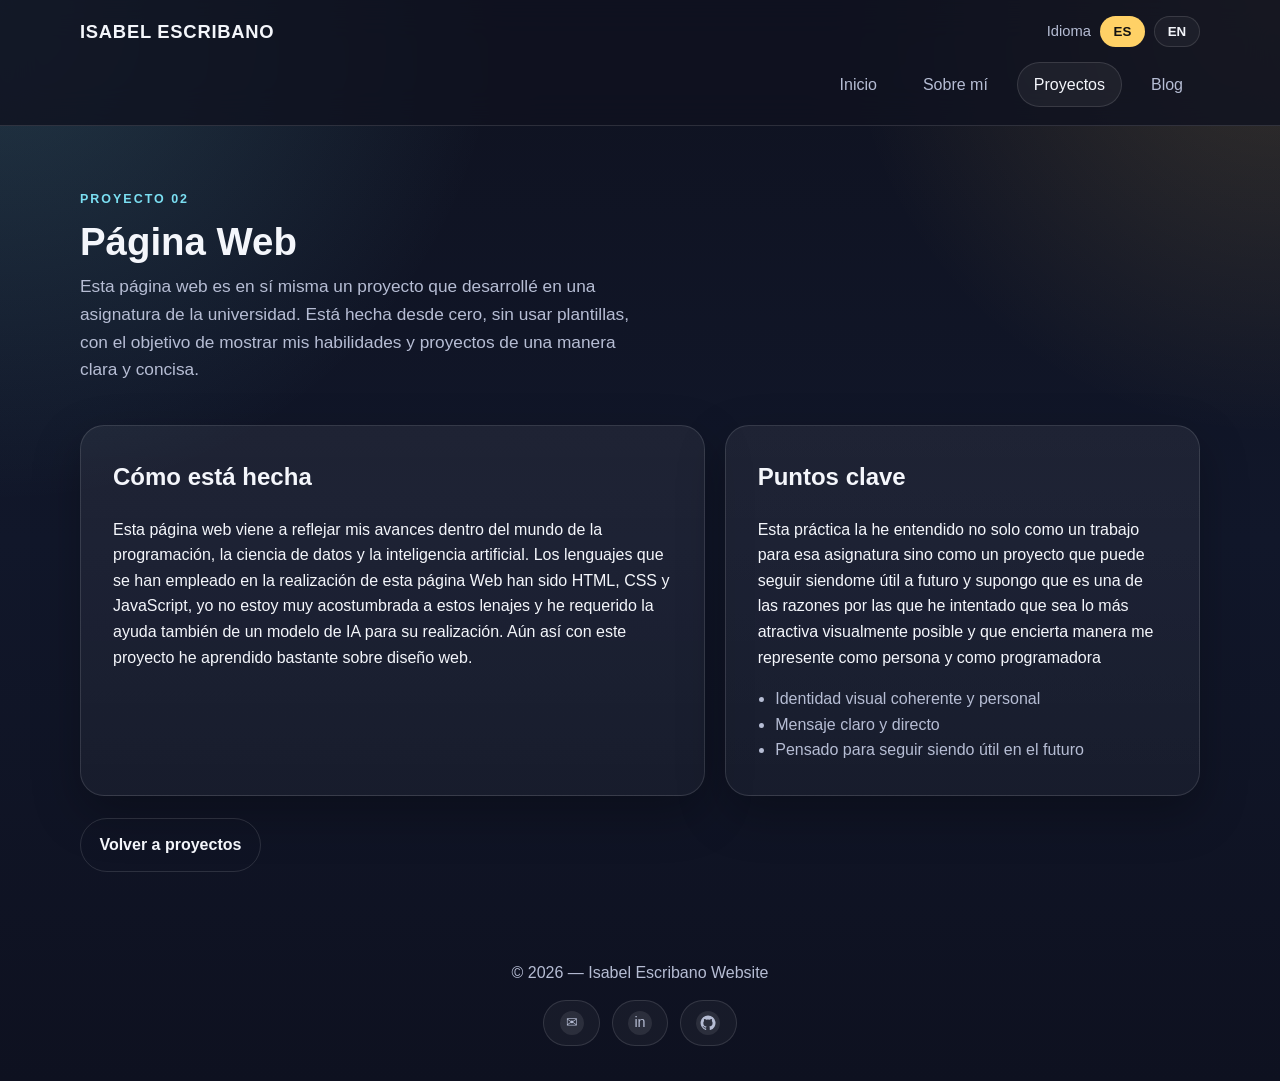
<file: project-branding.html>
<!doctype html>
<html lang="es">
<head>
  <meta charset="utf-8">
  <meta name="viewport" content="width=device-width, initial-scale=1">
  <title>Sistema visual | Mi sitio</title>
  <link rel="stylesheet" href="styles.css">
</head>
<body data-page="project-detail" data-title-es="Sistema visual | Mi sitio" data-title-en="Visual system | My site">
  <header class="site-header">
    <div class="container header-shell">
      <div class="header-top">
        <a class="brand" href="index.html" data-i18n="brand"></a>
        <div class="language-switch" aria-label="Language selector">
          <span class="language-label" data-i18n="language.label"></span>
          <button type="button" class="lang-btn" data-lang-switch="es">ES</button>
          <button type="button" class="lang-btn" data-lang-switch="en">EN</button>
        </div>
      </div>
      <nav class="site-nav" aria-label="Main navigation">
        <a class="nav-link" href="index.html" data-i18n="nav.home"></a>
        <a class="nav-link" href="about.html" data-i18n="nav.about"></a>
        <a class="nav-link is-active" href="projects.html" data-i18n="nav.projects"></a>
        <a class="nav-link" href="blog.html" data-i18n="nav.blog"></a>
      </nav>
    </div>
  </header>

  <main class="container page-main detail-page">
    <section class="page-hero">
      <p class="eyebrow" data-i18n="projectDetails.branding.eyebrow"></p>
      <h1 data-i18n="projectDetails.branding.title"></h1>
      <p class="lead" data-i18n="projectDetails.branding.subtitle"></p>
    </section>

    <section class="content-grid two-up">
      <article class="content-card">
        <h2 data-i18n="projectDetails.branding.sectionOneTitle"></h2>
        <p data-i18n="projectDetails.branding.sectionOneText"></p>
      </article>
      <article class="content-card">
        <h2 data-i18n="projectDetails.branding.sectionTwoTitle"></h2>
        <p data-i18n="projectDetails.branding.sectionTwoText"></p>
        <ul class="skill-list">
          <li data-i18n="projectDetails.branding.pointOne"></li>
          <li data-i18n="projectDetails.branding.pointTwo"></li>
          <li data-i18n="projectDetails.branding.pointThree"></li>
        </ul>
      </article>
    </section>

    <div class="detail-actions">
      <a class="btn btn-secondary" href="projects.html" data-i18n="projectDetails.back"></a>
    </div>
  </main>

  <footer class="site-footer">
    <div class="container footer-copy" data-i18n="footer.copy"></div>
    <div class="container footer-socials">
      <a class="social-link" href="mailto:isabelcirbonera@gmail.com" aria-label="Correo electrónico"><span class="social-icon">✉</span></a>
      <a class="social-link" href="https://www.linkedin.com/in/isabelescribanomanero" target="_blank" rel="noreferrer" aria-label="LinkedIn"><span class="social-icon">in</span></a>
      <a class="social-link" href="https://github.com/IsaEscman" target="_blank" rel="noreferrer" aria-label="GitHub"><span class="social-icon social-icon-github"><svg viewBox="0 0 16 16" aria-hidden="true" focusable="false"><path d="M8 .6a7.4 7.4 0 0 0-2.34 14.43c.37.06.5-.16.5-.35v-1.22c-2.03.44-2.46-.86-2.46-.86-.33-.84-.8-1.06-.8-1.06-.66-.45.05-.44.05-.44.73.05 1.12.75 1.12.75.65 1.11 1.7.79 2.12.61.06-.48.25-.79.45-.97-1.62-.19-3.33-.81-3.33-3.61 0-.8.29-1.46.75-1.97-.08-.18-.33-.93.07-1.95 0 0 .61-.2 2 .75a7 7 0 0 1 3.64 0c1.39-.95 2-.75 2-.75.4 1.02.15 1.77.07 1.95.46.51.75 1.17.75 1.97 0 2.8-1.71 3.42-3.34 3.61.26.22.49.65.49 1.31v1.94c0 .19.13.41.5.35A7.4 7.4 0 0 0 8 .6Z"/></svg></span></a>
    </div>
  </footer>

  <script src="script.js"></script>
</body>
</html>
</file>
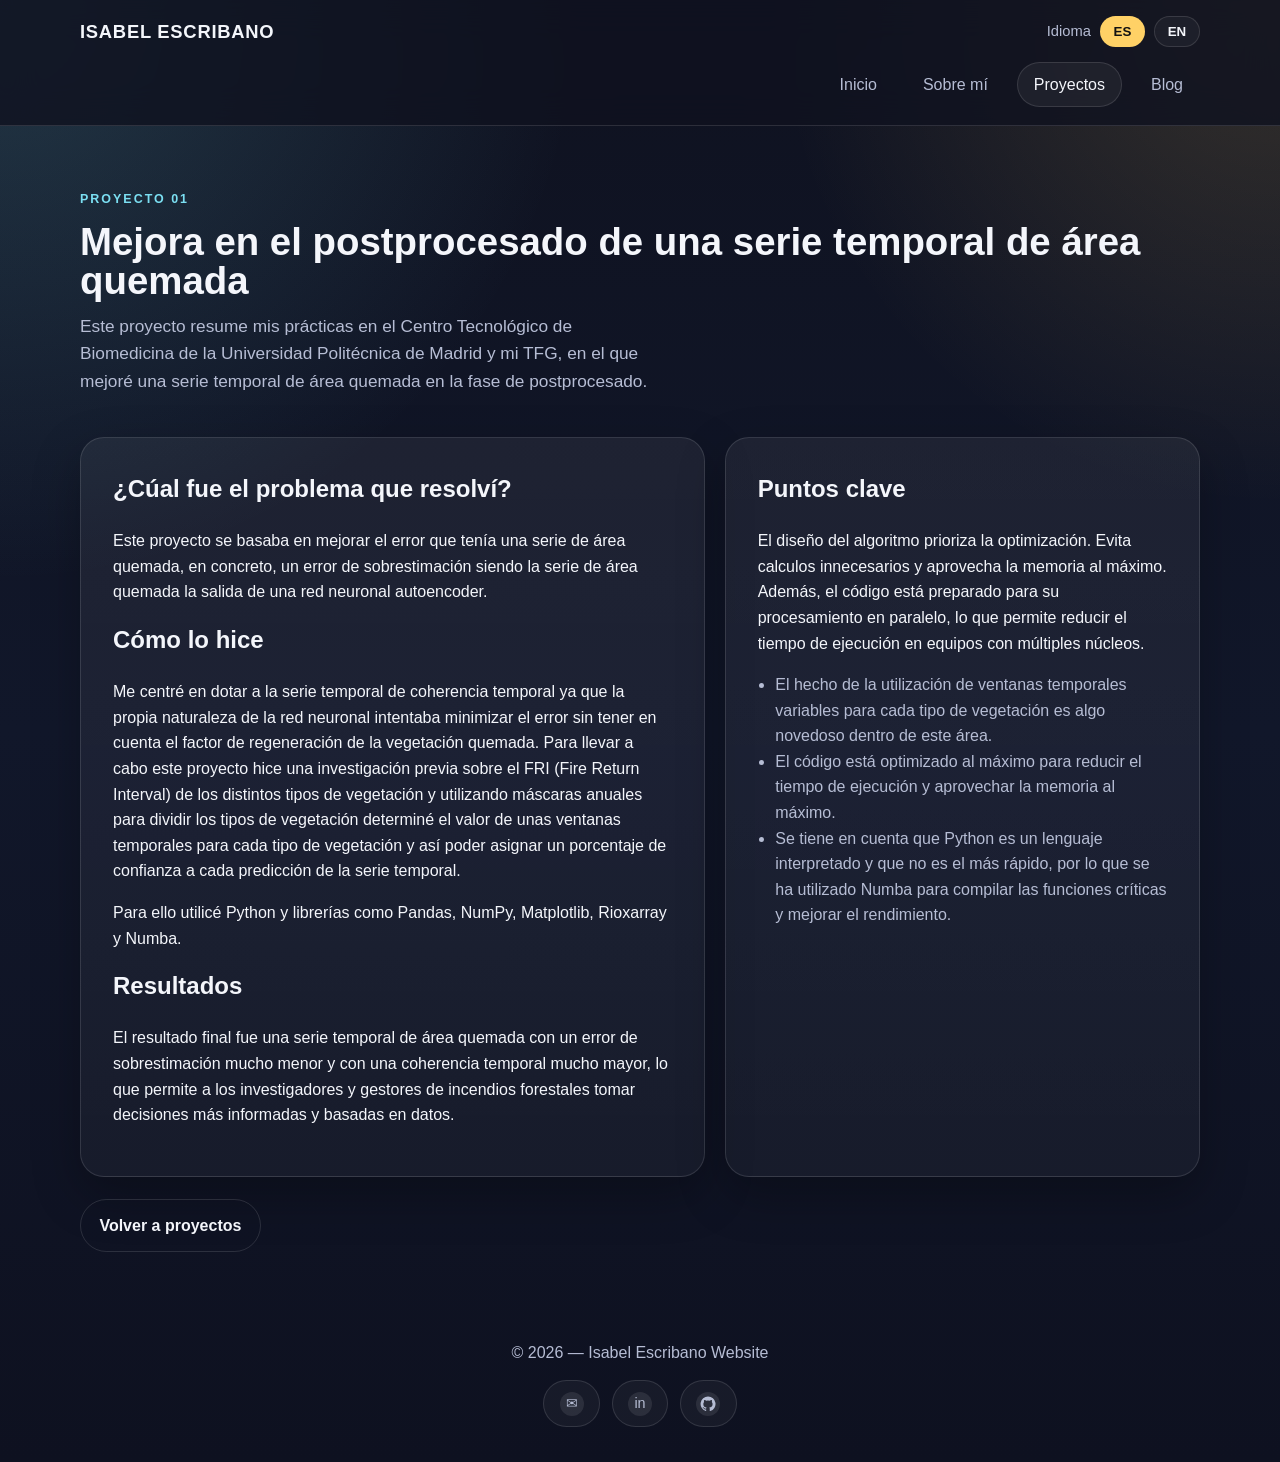
<file: project-portfolio.html>
<!doctype html>
<html lang="es">
<head>
  <meta charset="utf-8">
  <meta name="viewport" content="width=device-width, initial-scale=1">
  <title>Portfolio interactivo | Mi sitio</title>
  <link rel="stylesheet" href="styles.css">
</head>
<body data-page="project-detail" data-title-es="Portfolio interactivo | Mi sitio" data-title-en="Interactive portfolio | My site">
  <header class="site-header">
    <div class="container header-shell">
      <div class="header-top">
        <a class="brand" href="index.html" data-i18n="brand"></a>
        <div class="language-switch" aria-label="Language selector">
          <span class="language-label" data-i18n="language.label"></span>
          <button type="button" class="lang-btn" data-lang-switch="es">ES</button>
          <button type="button" class="lang-btn" data-lang-switch="en">EN</button>
        </div>
      </div>
      <nav class="site-nav" aria-label="Main navigation">
        <a class="nav-link" href="index.html" data-i18n="nav.home"></a>
        <a class="nav-link" href="about.html" data-i18n="nav.about"></a>
        <a class="nav-link is-active" href="projects.html" data-i18n="nav.projects"></a>
        <a class="nav-link" href="blog.html" data-i18n="nav.blog"></a>
      </nav>
    </div>
  </header>

  <main class="container page-main detail-page">
    <section class="page-hero">
      <p class="eyebrow" data-i18n="projectDetails.portfolio.eyebrow"></p>
      <h1 data-i18n="projectDetails.portfolio.title"></h1>
      <p class="lead" data-i18n="projectDetails.portfolio.subtitle"></p>
    </section>

    <section class="content-grid two-up">
      <article class="content-card">
        <h2 data-i18n="projectDetails.portfolio.sectionOneTitle"></h2>
        <p data-i18n="projectDetails.portfolio.sectionOneText"></p>
        <h2 data-i18n="projectDetails.portfolio.sectionTwoTitle"></h2>
        <p data-i18n="projectDetails.portfolio.sectionTwoTextOne"></p>
        <p data-i18n="projectDetails.portfolio.sectionTwoTextTwo"></p>
        <h2 data-i18n="projectDetails.portfolio.sectionThreeTitle"></h2>
        <p data-i18n="projectDetails.portfolio.sectionThreeText"></p>
      </article>
      <article class="content-card">
        <h2 data-i18n="projectDetails.portfolio.sectionFourTitle"></h2>
        <p data-i18n="projectDetails.portfolio.sectionFourText"></p>
        <ul class="skill-list">
          <li data-i18n="projectDetails.portfolio.pointOne"></li>
          <li data-i18n="projectDetails.portfolio.pointTwo"></li>
          <li data-i18n="projectDetails.portfolio.pointThree"></li>
        </ul>
      </article>
    </section>

    <div class="detail-actions">
      <a class="btn btn-secondary" href="projects.html" data-i18n="projectDetails.back"></a>
    </div>
  </main>

  <footer class="site-footer">
    <div class="container footer-copy" data-i18n="footer.copy"></div>
    <div class="container footer-socials">
      <a class="social-link" href="mailto:isabelcirbonera@gmail.com" aria-label="Correo electrónico"><span class="social-icon">✉</span></a>
      <a class="social-link" href="https://www.linkedin.com/in/isabelescribanomanero" target="_blank" rel="noreferrer" aria-label="LinkedIn"><span class="social-icon">in</span></a>
      <a class="social-link" href="https://github.com/IsaEscman" target="_blank" rel="noreferrer" aria-label="GitHub"><span class="social-icon social-icon-github"><svg viewBox="0 0 16 16" aria-hidden="true" focusable="false"><path d="M8 .6a7.4 7.4 0 0 0-2.34 14.43c.37.06.5-.16.5-.35v-1.22c-2.03.44-2.46-.86-2.46-.86-.33-.84-.8-1.06-.8-1.06-.66-.45.05-.44.05-.44.73.05 1.12.75 1.12.75.65 1.11 1.7.79 2.12.61.06-.48.25-.79.45-.97-1.62-.19-3.33-.81-3.33-3.61 0-.8.29-1.46.75-1.97-.08-.18-.33-.93.07-1.95 0 0 .61-.2 2 .75a7 7 0 0 1 3.64 0c1.39-.95 2-.75 2-.75.4 1.02.15 1.77.07 1.95.46.51.75 1.17.75 1.97 0 2.8-1.71 3.42-3.34 3.61.26.22.49.65.49 1.31v1.94c0 .19.13.41.5.35A7.4 7.4 0 0 0 8 .6Z"/></svg></span></a>
    </div>
  </footer>

  <script src="script.js"></script>
</body>
</html>
</file>
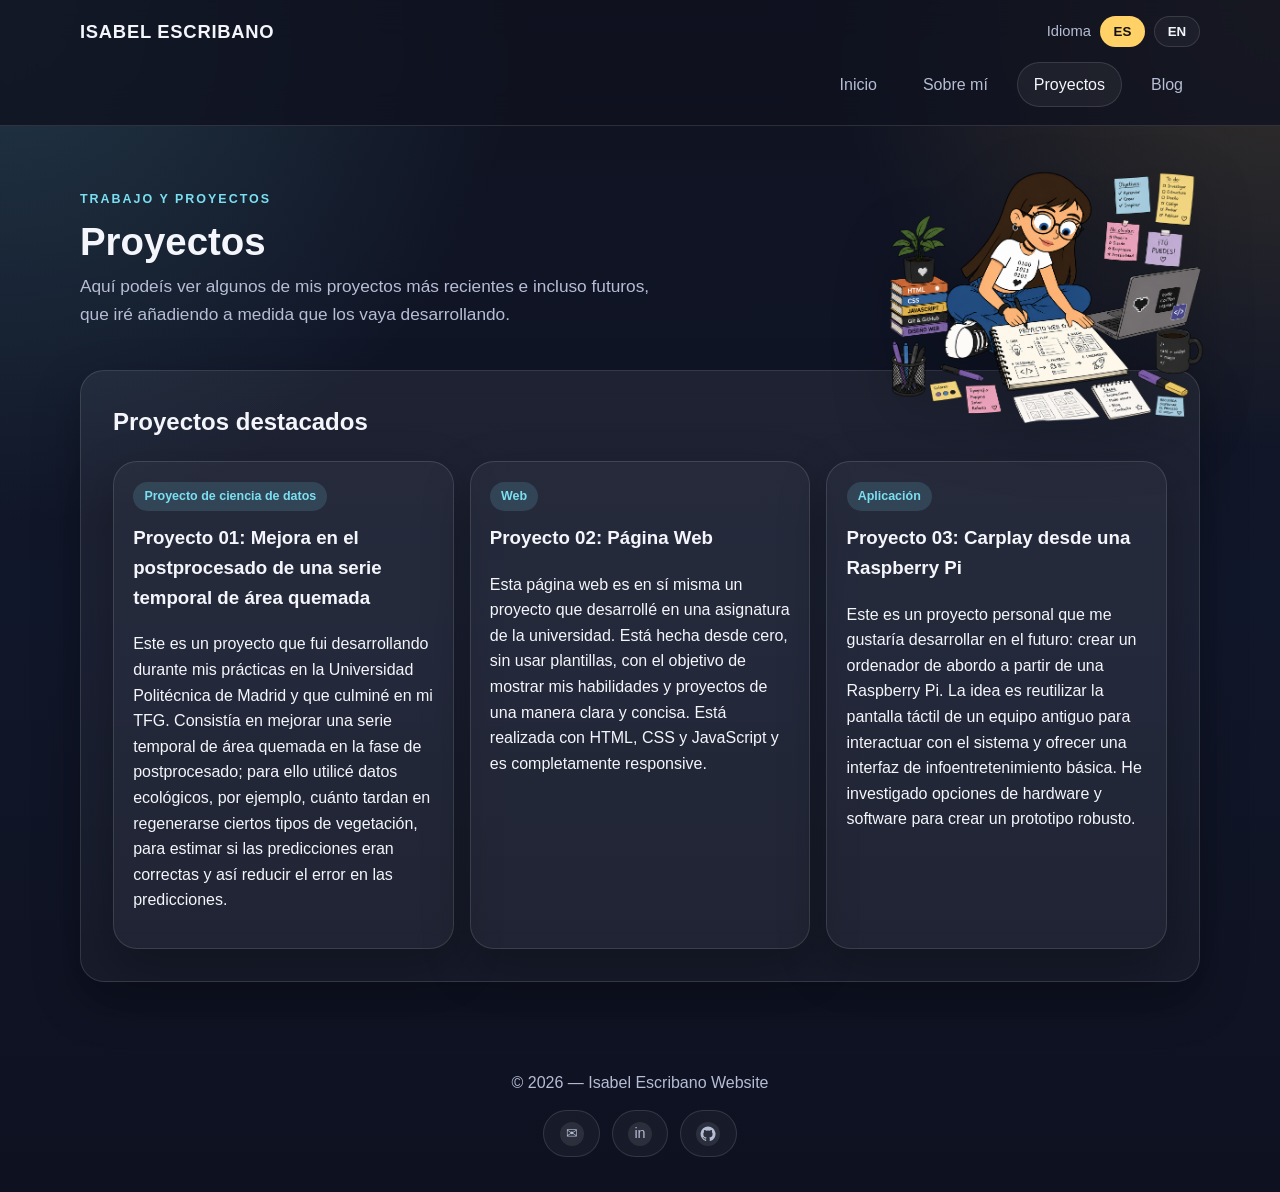
<file: projects.html>
<!doctype html>
<html lang="es">
<head>
  <meta charset="utf-8">
  <meta name="viewport" content="width=device-width, initial-scale=1">
  <title>Proyectos | Mi sitio</title>
  <link rel="stylesheet" href="styles.css">
</head>
<body data-page="projects" data-title-es="Proyectos | Mi sitio" data-title-en="Projects | My site">
  <header class="site-header">
    <div class="container header-shell">
      <div class="header-top">
        <a class="brand" href="index.html" data-i18n="brand"></a>
        <div class="language-switch" aria-label="Language selector">
          <span class="language-label" data-i18n="language.label"></span>
          <button type="button" class="lang-btn" data-lang-switch="es">ES</button>
          <button type="button" class="lang-btn" data-lang-switch="en">EN</button>
        </div>
      </div>
      <nav class="site-nav" aria-label="Main navigation">
        <a class="nav-link" href="index.html" data-i18n="nav.home"></a>
        <a class="nav-link" href="about.html" data-i18n="nav.about"></a>
        <a class="nav-link is-active" href="projects.html" data-i18n="nav.projects"></a>
        <a class="nav-link" href="blog.html" data-i18n="nav.blog"></a>
      </nav>
    </div>
  </header>

  <main class="container page-main">
    <section class="page-hero">
      <p class="eyebrow" data-i18n="projects.eyebrow"></p>
      <h1 data-i18n="projects.title"></h1>
      <p class="lead" data-i18n="projects.subtitle"></p>

      <div class="projects-illustration">
        <img class="projects-illustration-image" src="ChatGPT Image 10 jul 2026, 18_12_26-Photoroom.png" alt="Ilustración decorativa de Isabel trabajando en un proyecto web" loading="lazy">
      </div>
    </section>

    <section class="content-grid one-wide">
      <article class="content-card">
        <h2 data-i18n="projects.listTitle"></h2>
        <div class="project-grid">
          <a class="project-card project-card-link" href="project-portfolio.html">
            <span class="project-tag" data-i18n="projects.tagOne"></span>
            <h3 data-i18n="projects.projectOneTitle"></h3>
            <p data-i18n="projects.projectOneText"></p>
          </a>
          <a class="project-card project-card-link" href="project-branding.html">
            <span class="project-tag" data-i18n="projects.tagTwo"></span>
            <h3 data-i18n="projects.projectTwoTitle"></h3>
            <p data-i18n="projects.projectTwoText"></p>
          </a>
          <a class="project-card project-card-link" href="project-app.html">
            <span class="project-tag" data-i18n="projects.tagThree"></span>
            <h3 data-i18n="projects.projectThreeTitle"></h3>
            <p data-i18n="projects.projectThreeText"></p>
          </a>
        </div>
      </article>
    </section>
  </main>

  <footer class="site-footer">
    <div class="container footer-copy" data-i18n="footer.copy"></div>
    <div class="container footer-socials">
      <a class="social-link" href="mailto:isabelcirbonera@gmail.com" aria-label="Correo electrónico"><span class="social-icon">✉</span></a>
      <a class="social-link" href="https://www.linkedin.com/in/isabelescribanomanero" target="_blank" rel="noreferrer" aria-label="LinkedIn"><span class="social-icon">in</span></a>
      <a class="social-link" href="https://github.com/IsaEscman" target="_blank" rel="noreferrer" aria-label="GitHub"><span class="social-icon social-icon-github"><svg viewBox="0 0 16 16" aria-hidden="true" focusable="false"><path d="M8 .6a7.4 7.4 0 0 0-2.34 14.43c.37.06.5-.16.5-.35v-1.22c-2.03.44-2.46-.86-2.46-.86-.33-.84-.8-1.06-.8-1.06-.66-.45.05-.44.05-.44.73.05 1.12.75 1.12.75.65 1.11 1.7.79 2.12.61.06-.48.25-.79.45-.97-1.62-.19-3.33-.81-3.33-3.61 0-.8.29-1.46.75-1.97-.08-.18-.33-.93.07-1.95 0 0 .61-.2 2 .75a7 7 0 0 1 3.64 0c1.39-.95 2-.75 2-.75.4 1.02.15 1.77.07 1.95.46.51.75 1.17.75 1.97 0 2.8-1.71 3.42-3.34 3.61.26.22.49.65.49 1.31v1.94c0 .19.13.41.5.35A7.4 7.4 0 0 0 8 .6Z"/></svg></span></a>
    </div>
  </footer>

  <script src="script.js"></script>
</body>
</html>
</file>
<file: styles.css>
@font-face {
  font-family: 'PerfectRomantic';
  src: url('perfect_romantic/PerfectRomantic-Regular.ttf') format('truetype');
  font-weight: 400;
  font-style: normal;
}

:root {
  --bg: #0f1220;
  --bg-soft: #171b2f;
  --panel: rgba(255, 255, 255, 0.06);
  --border: rgba(255, 255, 255, 0.12);
  --text: #f4f6fb;
  --muted: #b6bdd4;
  --accent: #ffd166;
  --accent-2: #7bdff2;
  --shadow: 0 18px 48px rgba(0, 0, 0, 0.28);
}

* {
  box-sizing: border-box;
}

html {
  scroll-behavior: smooth;
}

body {
  margin: 0;
  color: var(--text);
  background:
    radial-gradient(circle at top left, rgba(123, 223, 242, 0.18), transparent 30%),
    radial-gradient(circle at top right, rgba(255, 209, 102, 0.16), transparent 26%),
    linear-gradient(180deg, #0f1220 0%, #11172a 50%, #0e1120 100%);
  font-family: Inter, "Segoe UI", Arial, sans-serif;
  line-height: 1.6;
}

a {
  color: inherit;
}

.container {
  width: min(1120px, calc(100% - 2rem));
  margin: 0 auto;
}

.site-header {
  position: sticky;
  top: 0;
  z-index: 30;
  backdrop-filter: blur(18px);
  background: rgba(15, 18, 32, 0.8);
  border-bottom: 1px solid var(--border);
}

.header-shell {
  padding: 1rem 0 1.1rem;
}

.header-top {
  display: flex;
  align-items: center;
  justify-content: space-between;
  gap: 1rem;
}

.brand {
  text-decoration: none;
  font-size: 1.15rem;
  font-weight: 700;
  letter-spacing: 0.04em;
  text-transform: uppercase;
}

.language-switch {
  display: flex;
  align-items: center;
  gap: 0.55rem;
  flex-wrap: wrap;
}

.language-label {
  color: var(--muted);
  font-size: 0.92rem;
}

.lang-btn,
.nav-link,
.btn {
  border-radius: 999px;
  transition: transform 180ms ease, background 180ms ease, color 180ms ease, border-color 180ms ease;
}

.lang-btn {
  border: 1px solid var(--border);
  background: rgba(255, 255, 255, 0.04);
  color: var(--text);
  padding: 0.45rem 0.8rem;
  font-weight: 700;
  cursor: pointer;
}

.lang-btn.is-active {
  background: var(--accent);
  color: #111;
  border-color: transparent;
}

.site-nav {
  margin-top: 0.9rem;
  display: flex;
  justify-content: flex-end;
  gap: 0.75rem;
  flex-wrap: wrap;
}

.nav-link {
  text-decoration: none;
  padding: 0.55rem 1rem;
  border: 1px solid transparent;
  color: var(--muted);
  background: transparent;
}

.nav-link:hover,
.nav-link.is-active {
  color: var(--text);
  border-color: var(--border);
  background: rgba(255, 255, 255, 0.05);
}

.hero,
.page-main {
  padding: 3rem 0 4rem;
}

.hero {
  display: grid;
  grid-template-columns: minmax(0, 1.35fr) minmax(280px, 0.65fr);
  gap: 1.5rem;
  align-items: stretch;
}

.hero-copy,
.hero-panel,
.info-card,
.content-card,
.project-card {
  background: linear-gradient(180deg, var(--panel), rgba(255, 255, 255, 0.035));
  border: 1px solid var(--border);
  box-shadow: var(--shadow);
  border-radius: 24px;
}

.hero-copy,
.hero-panel,
.info-card,
.content-card {
  padding: 2rem;
}

.eyebrow {
  margin: 0 0 0.75rem;
  color: var(--accent-2);
  text-transform: uppercase;
  letter-spacing: 0.16em;
  font-size: 0.78rem;
  font-weight: 700;
}

h1,
h2,
h3,
p {
  margin-top: 0;
}

h1 {
  font-size: clamp(2.35rem, 4vw, 4.4rem);
  line-height: 1.02;
  margin-bottom: 1rem;
}

.lead {
  font-size: 1.08rem;
  color: var(--muted);
  max-width: 60ch;
}

.hero-actions {
  display: flex;
  gap: 0.85rem;
  flex-wrap: wrap;
  margin-top: 1.5rem;
}

.btn {
  display: inline-flex;
  align-items: center;
  justify-content: center;
  gap: 0.45rem;
  padding: 0.8rem 1.15rem;
  border: 1px solid transparent;
  background: var(--accent);
  color: #171717;
  font-weight: 700;
  text-decoration: none;
  cursor: pointer;
}

.btn:hover,
.lang-btn:hover,
.nav-link:hover,
.project-card-link:hover {
  transform: translateY(-1px);
}

.btn-secondary {
  background: transparent;
  color: var(--text);
  border-color: var(--border);
}

.hero-panel {
  display: flex;
  flex-direction: column;
  justify-content: center;
  gap: 1rem;
}

.hero-home-poster {
  position: relative;
  padding: 2rem 0 2.5rem;
  background:
    radial-gradient(circle at 20% 100%, rgba(255, 0, 153, 0.24), transparent 38%),
    radial-gradient(circle at 70% 22%, rgba(123, 223, 242, 0.15), transparent 34%),
    linear-gradient(180deg, #080d34 0%, #090f42 58%, #0a1038 100%);
  overflow: hidden;
}

.hero-home-poster::before,
.hero-home-poster::after {
  content: '';
  position: absolute;
  inset: 0;
  pointer-events: none;
}

.hero-home-poster::before {
  background:
    radial-gradient(circle at 12% 72%, rgba(255, 79, 216, 0.1) 0 3px, transparent 3.8px),
    radial-gradient(circle at 36% 16%, rgba(51, 232, 255, 0.12) 0 3px, transparent 3.8px),
    radial-gradient(circle at 64% 82%, rgba(255, 212, 0, 0.08) 0 3px, transparent 3.8px),
    conic-gradient(from 180deg at 18% 64%, rgba(255, 255, 255, 0.06) 0deg 14deg, transparent 14deg 360deg),
    conic-gradient(from 10deg at 84% 30%, rgba(51, 232, 255, 0.06) 0deg 18deg, transparent 18deg 360deg),
    radial-gradient(circle at 14% 18%, rgba(51, 232, 255, 0.16) 0 2px, transparent 2.6px),
    radial-gradient(circle at 26% 34%, rgba(255, 79, 216, 0.12) 0 2px, transparent 2.6px),
    radial-gradient(circle at 78% 20%, rgba(255, 212, 0, 0.09) 0 2px, transparent 2.6px),
    radial-gradient(circle at 84% 74%, rgba(51, 232, 255, 0.1) 0 2px, transparent 2.6px),
    repeating-linear-gradient(45deg, rgba(255, 255, 255, 0.02) 0 1px, transparent 1px 98px),
    linear-gradient(115deg, transparent 47%, rgba(255, 255, 255, 0.05) 47.4%, rgba(255, 255, 255, 0.05) 48.1%, transparent 48.5%),
    linear-gradient(150deg, transparent 60%, rgba(51, 232, 255, 0.05) 60.4%, rgba(51, 232, 255, 0.05) 61.1%, transparent 61.5%),
    repeating-linear-gradient(90deg, rgba(255, 255, 255, 0.025) 0 1px, transparent 1px 132px),
    repeating-linear-gradient(180deg, rgba(255, 255, 255, 0.02) 0 1px, transparent 1px 132px);
  opacity: 0.8;
}

.hero-home-poster::after {
  background-image:
    url("data:image/svg+xml,%3Csvg xmlns='http://www.w3.org/2000/svg' viewBox='0 0 1200 700'%3E%3Cg fill='none' stroke-linecap='round' stroke-linejoin='round' opacity='0.22'%3E%3Cpath d='M120 470 L240 410 L340 435 L430 315 L540 360 L640 250 L760 285 L880 180 L1020 220' stroke='%2333e8ff' stroke-width='6'/%3E%3Cpath d='M170 520 L290 510 L400 460 L520 485 L650 430 L780 440 L930 360 L1070 390' stroke='%23ff4fd8' stroke-width='5'/%3E%3Ccircle cx='240' cy='410' r='10' stroke='%23ffd400' stroke-width='5'/%3E%3Ccircle cx='430' cy='315' r='10' stroke='%23ffd400' stroke-width='5'/%3E%3Ccircle cx='640' cy='250' r='10' stroke='%23ffd400' stroke-width='5'/%3E%3Ccircle cx='880' cy='180' r='10' stroke='%23ffd400' stroke-width='5'/%3E%3Crect x='90' y='110' width='140' height='120' rx='18' stroke='%23ffffff' stroke-width='5'/%3E%3Cpath d='M110 210 H210 M120 190 H170 M135 170 H195' stroke='%23ffffff' stroke-width='5'/%3E%3Crect x='940' y='110' width='145' height='120' rx='18' stroke='%23ffffff' stroke-width='5'/%3E%3Cpath d='M960 215 V145 M995 215 V125 M1030 215 V160 M1065 215 V135' stroke='%23ffffff' stroke-width='5'/%3E%3Ccircle cx='610' cy='120' r='58' stroke='%23ffffff' stroke-width='5'/%3E%3Cpath d='M578 120h64M610 88v64' stroke='%23ffffff' stroke-width='5'/%3E%3Cpath d='M104 585 C165 520, 215 545, 275 500 S385 440, 445 470 S560 545, 630 470 S760 400, 840 450' stroke='%2333e8ff' stroke-width='6'/%3E%3C/g%3E%3C/svg%3E"),
    url("data:image/svg+xml,%3Csvg xmlns='http://www.w3.org/2000/svg' viewBox='0 0 760 520'%3E%3Cg fill='none' stroke-linecap='round' stroke-linejoin='round' opacity='0.24'%3E%3Cpath d='M70 420h95m28 0h55m25 0h120' stroke='%23ffffff' stroke-width='3'/%3E%3Cpath d='M70 300h65m24 0h85m22 0h58' stroke='%2333e8ff' stroke-width='3'/%3E%3Cpath d='M430 110c26 0 47 21 47 47s-21 47-47 47s-47-21-47-47s21-47 47-47z' stroke='%23ff4fd8' stroke-width='4'/%3E%3Cpath d='M408 157h44M430 135v44' stroke='%23ff4fd8' stroke-width='4'/%3E%3Crect x='520' y='300' width='120' height='74' rx='14' stroke='%23ffd400' stroke-width='4'/%3E%3Cpath d='M540 355l16-18l12 10l20-22l26 20' stroke='%23ffd400' stroke-width='4'/%3E%3Cpath d='M112 130l26-18l26 18v32l-26 18l-26-18z' stroke='%2333e8ff' stroke-width='4'/%3E%3Cpath d='M265 160l26-18l26 18v32l-26 18l-26-18z' stroke='%23ffffff' stroke-width='4'/%3E%3C/g%3E%3C/svg%3E");
  background-repeat: repeat, repeat;
  background-size: 1200px 700px, 760px 520px;
  opacity: 0.13;
}

.hero-home-poster .container {
  display: flex;
  flex-direction: column;
  justify-content: center;
  align-items: stretch;
  position: relative;
  z-index: 1;
}

.home-intro-card {
  width: min(100%, 980px);
  margin: 1.5rem auto 0;
  padding: clamp(1.5rem, 3vw, 2.4rem);
  border-radius: 28px;
  background: rgba(255, 255, 255, 0.06);
  border: 1px solid rgba(255, 255, 255, 0.12);
  box-shadow: var(--shadow);
}

.home-intro-text {
  margin: 0;
  color: #f6f8ff;
  font-size: clamp(1.25rem, 2.2vw, 1.8rem);
  line-height: 1.45;
  font-weight: 600;
  text-wrap: balance;
}

.poster-header-row {
  display: grid;
  grid-template-columns: auto auto;
  justify-content: start;
  align-items: center;
  gap: 0.8rem;
  margin-bottom: 0.75rem;
}

.poster-name {
  font-family: 'PerfectRomantic', cursive;
  margin: 0;
  font-size: clamp(3rem, 5.6vw, 5.35rem);
  font-weight: 400;
  color: #ff4fd8;
  letter-spacing: 0;
  justify-self: start;
  text-align: left;
  grid-column: 1;
}

.poster-stage {
  margin-top: -1rem;
  min-height: min(72vh, 760px);
  position: relative;
  isolation: isolate;
  display: grid;
  grid-template-columns: minmax(0, 1.28fr) minmax(260px, 430px) minmax(0, 0.72fr);
  align-items: center;
  gap: clamp(1rem, 2.8vw, 3rem);
  width: min(100%, 1320px);
  padding-inline: clamp(1rem, 2.6vw, 2.2rem);
  box-sizing: border-box;
  margin-left: auto;
  margin-right: auto;
  transform: translateX(clamp(-68px, -4.8vw, -28px));
}

.poster-word {
  margin: 0;
  position: static;
  transform: translateX(-55px);
  width: 100%;
  font-size: clamp(2.35rem, 6.2vw, 6.5rem);
  line-height: 0.82;
  color: #f6f8ff;
  text-transform: uppercase;
  font-weight: 900;
  letter-spacing: 0.02em;
  text-shadow: 0 5px 0 rgba(255, 79, 216, 0.85);
  z-index: 1;
  pointer-events: none;
}

.poster-word-left {
  grid-column: 1;
  justify-self: stretch;
  text-align: left;
}

.poster-word-right {
  grid-column: 3;
  justify-self: start;
  text-align: left;
  max-width: 10ch;
}

.poster-avatar-wrap {
  grid-column: 2;
  width: min(100%, 480px);
  margin: 0 auto;
  transform: translate(clamp(-42px, -3.2vw, -18px), clamp(-38px, -3vw, -18px));
  position: relative;
  z-index: 3;
  min-height: min(70vh, 700px);
}

.poster-blob {
  position: absolute;
  inset: 10% 8% 8% 8%;
  z-index: 0;
  background:
    radial-gradient(circle at 30% 30%, rgba(255, 42, 185, 0.9), transparent 34%),
    radial-gradient(circle at 70% 25%, rgba(46, 79, 255, 0.9), transparent 30%),
    radial-gradient(circle at 76% 70%, rgba(71, 27, 214, 0.86), transparent 31%),
    radial-gradient(circle at 24% 72%, rgba(255, 42, 185, 0.76), transparent 28%),
    linear-gradient(135deg, rgba(255, 42, 185, 0.9), rgba(46, 79, 255, 0.92));
  border-radius: 46% 54% 40% 60% / 53% 41% 59% 47%;
  filter: blur(0.2px) saturate(1.1);
  transform: rotate(-4deg);
}

.poster-avatar {
  position: relative;
  z-index: 1;
  width: 100%;
  max-height: min(70vh, 700px);
  margin: 0 auto;
  object-fit: contain;
  filter: drop-shadow(0 22px 40px rgba(0, 0, 0, 0.45));
}

.poster-pill {
  display: inline-flex;
  align-items: center;
  justify-content: center;
  padding: 0.8rem 1.3rem;
  border-radius: 999px;
  font-weight: 700;
  font-size: 0.95rem;
  box-shadow: var(--shadow);
}

.poster-pill-yellow {
  background: #ffd400;
  color: #111;
  justify-self: start;
  width: fit-content;
  max-width: max-content;
  padding: 0.62rem 1.06rem;
  white-space: nowrap;
  transform: rotate(-7deg) translateY(-4px);
}

.poster-pill-pink {
  position: absolute;
  right: 4%;
  bottom: 10%;
  background: #ff2ab9;
  color: #fff;
  transform: rotate(7deg);
}

.poster-skill-row {
  margin-top: 0.8rem;
  display: flex;
  gap: 0.7rem;
  flex-wrap: wrap;
  justify-content: center;
}

.poster-chip {
  border: 2px solid;
  border-radius: 999px;
  padding: 0.55rem 0.9rem;
  font-weight: 800;
  font-size: 0.9rem;
  text-transform: uppercase;
  background: rgba(11, 17, 56, 0.88);
}

.chip-yellow {
  border-color: #ffe44d;
  color: #ffe44d;
}

.chip-pink {
  border-color: #ff4fd8;
  color: #ff4fd8;
}

.chip-cyan {
  border-color: #33e8ff;
  color: #33e8ff;
}

.poster-copy {
  margin-top: 1.2rem;
  padding: 1.35rem 1.4rem;
  background: rgba(255, 255, 255, 0.05);
  border: 1px solid rgba(255, 255, 255, 0.11);
  border-radius: 20px;
}

.home-footer-links {
  display: flex;
  justify-content: center;
  gap: 0.85rem;
  flex-wrap: wrap;
  margin-top: 1rem;
}

.social-link {
  display: inline-flex;
  align-items: center;
  gap: 0.5rem;
  padding: 0.65rem 0.95rem;
  border-radius: 999px;
  border: 1px solid var(--border);
  text-decoration: none;
  background: rgba(255, 255, 255, 0.04);
}

.social-icon {
  display: inline-flex;
  align-items: center;
  justify-content: center;
  width: 1.5rem;
  height: 1.5rem;
  border-radius: 50%;
  background: rgba(255, 255, 255, 0.09);
  font-size: 0.9rem;
}

.social-icon svg {
  width: 1rem;
  height: 1rem;
  display: block;
  fill: currentColor;
}

.panel-kicker {
  margin: 0;
  color: var(--accent);
  font-weight: 700;
}

.panel-list,
.skill-list {
  margin: 0;
  padding-left: 1.1rem;
  color: var(--muted);
}

.skill-list.no-bullets {
  list-style: none;
  padding-left: 0;
}

.section-grid,
.content-grid {
  display: grid;
  grid-template-columns: repeat(3, minmax(0, 1fr));
  gap: 1.2rem;
}

.content-grid.one-wide {
  grid-template-columns: 1fr;
}

.about-flow {
  display: grid;
  gap: 1.5rem;
  max-width: 760px;
  padding-bottom: 1rem;
}

.about-illustration {
  position: relative;
  width: min(100%, 980px);
  margin: -0.75rem auto 1.2rem;
  z-index: 2;
}

.about-illustration-image {
  display: block;
  width: min(100%, 560px);
  margin-left: auto;
  margin-right: auto;
  transform: rotate(-7deg) translateX(18px);
  filter: drop-shadow(0 18px 30px rgba(0, 0, 0, 0.25));
  pointer-events: none;
}

.about-flow article {
  padding: 0;
}

.about-flow h2 {
  margin-bottom: 0.55rem;
}

.about-flow p,
.about-flow li {
  font-size: 1.06rem;
  color: var(--text);
}

.content-grid.two-up {
  grid-template-columns: minmax(0, 1.25fr) minmax(0, 0.95fr);
}

.page-hero {
  position: relative;
  padding: 1rem 0 1.5rem;
}

.page-hero h1 {
  font-size: clamp(2rem, 3vw, 3.25rem);
  margin-bottom: 0.8rem;
}

.project-grid {
  display: grid;
  grid-template-columns: repeat(3, minmax(0, 1fr));
  gap: 1rem;
}

.project-card {
  padding: 1.2rem;
  background: rgba(255, 255, 255, 0.04);
}

.projects-illustration {
  position: absolute;
  top: -0.45rem;
  right: 0;
  width: min(28vw, 322px);
  z-index: 1;
  pointer-events: none;
}

.projects-illustration-image {
  display: block;
  width: 100%;
  transform: translateX(8px);
  filter: drop-shadow(0 18px 30px rgba(0, 0, 0, 0.22));
}

.project-tag {
  display: inline-flex;
  margin-bottom: 0.75rem;
  padding: 0.28rem 0.7rem;
  border-radius: 999px;
  background: rgba(123, 223, 242, 0.15);
  color: var(--accent-2);
  font-size: 0.78rem;
  font-weight: 700;
}

.project-card-link {
  display: block;
  text-decoration: none;
  color: inherit;
}

.filters label {
  display: grid;
  gap: 0.4rem;
  color: var(--muted);
}

input,
select,
textarea {
  width: 100%;
  border: 1px solid var(--border);
  border-radius: 16px;
  background: rgba(255, 255, 255, 0.05);
  color: var(--text);
  padding: 0.8rem 0.95rem;
  font: inherit;
}

input::placeholder,
textarea::placeholder {
  color: #9ca7c7;
}

select {
  appearance: none;
}

.carousel-title {
  margin: 0;
  font-size: 1.4rem;
}

.carousel-subtitle {
  margin: 0;
  color: var(--muted);
}

.carousel {
  display: grid;
  grid-template-columns: auto minmax(0, 1fr) auto;
  gap: 0.75rem;
  align-items: center;
}

.carousel-viewport {
  position: relative;
  min-height: 100vh;
  height: 100vh;
  overflow: visible;
}

.carousel-stage {
  position: relative;
  min-height: 100vh;
  height: 100vh;
}

.carousel-slide {
  position: absolute;
  left: 50%;
  top: 50%;
  width: min(88vw, 1180px);
  transform: translate(-50%, -50%) scale(0.82);
  opacity: 0;
  filter: blur(7px) saturate(0.9);
  z-index: 1;
  transition: transform 1100ms ease, opacity 1100ms ease, filter 1100ms ease;
  pointer-events: none;
}

.carousel-slide.is-active {
  opacity: 1;
  filter: none;
  transform: translate(-50%, -50%) scale(1);
  z-index: 3;
  pointer-events: auto;
}

.carousel-slide.is-prev {
  opacity: 0.34;
  filter: blur(5px) saturate(0.85);
  transform: translate(-94%, -50%) scale(0.88);
  z-index: 2;
}

.carousel-slide.is-next {
  opacity: 0.34;
  filter: blur(5px) saturate(0.85);
  transform: translate(-6%, -50%) scale(0.88);
  z-index: 2;
}

.carousel-slide img {
  display: block;
  width: 100%;
  height: 100vh;
  object-fit: cover;
  border-radius: 0;
  box-shadow: var(--shadow);
}

.carousel-caption {
  position: absolute;
  inset: auto 0 0 0;
  padding: 1rem 1.1rem 1.1rem;
  background: linear-gradient(180deg, transparent, rgba(8, 10, 16, 0.82));
}

.carousel-caption h3,
.carousel-caption p {
  margin: 0;
}

.carousel-caption p {
  color: rgba(244, 246, 251, 0.78);
}

.carousel-nav {
  width: 3rem;
  height: 3rem;
  display: inline-flex;
  align-items: center;
  justify-content: center;
  border-radius: 999px;
  border: 1px solid var(--border);
  background: rgba(255, 255, 255, 0.04);
  color: var(--text);
  font-size: 1.3rem;
  cursor: pointer;
  z-index: 4;
  backdrop-filter: blur(10px);
}

.carousel-dots {
  display: flex;
  justify-content: center;
  gap: 0.5rem;
  padding: 0 0 2rem;
}

.carousel-dot {
  width: 0.7rem;
  height: 0.7rem;
  border-radius: 50%;
  border: 0;
  background: rgba(255, 255, 255, 0.28);
  cursor: pointer;
}

.carousel-dot.is-active {
  background: var(--accent);
}

.blog-layout {
  display: grid;
  grid-template-columns: 280px minmax(0, 1fr);
  gap: 1.2rem;
  align-items: start;
}

.filters {
  position: sticky;
  top: 8.2rem;
}

.post-list {
  display: grid;
  gap: 1rem;
}

.post-entry {
  padding: 0 0 1.3rem;
  border-bottom: 1px solid var(--border);
}

.post-entry:last-child {
  border-bottom: 0;
}

.post-title {
  margin: 0.35rem 0 0.45rem;
}

.post-meta {
  display: flex;
  gap: 0.75rem;
  flex-wrap: wrap;
  color: var(--muted);
  font-size: 0.9rem;
}

.post-date {
  color: var(--accent-2);
  font-weight: 700;
}

.post-tags {
  display: flex;
  gap: 0.5rem;
  flex-wrap: wrap;
  margin-top: 1rem;
}

.tag {
  padding: 0.3rem 0.65rem;
  border-radius: 999px;
  border: 1px solid var(--border);
  color: var(--muted);
  font-size: 0.8rem;
}

.post-link {
  margin-top: 1rem;
  align-self: flex-start;
}

.blog-article {
  max-width: 900px;
  margin: 0 auto;
}

.blog-article h2 {
  margin: 1.7rem 0 0.55rem;
  font-size: clamp(1.3rem, 2.4vw, 1.75rem);
}

.blog-article p {
  margin: 0 0 0.95rem;
  color: #d7def6;
  line-height: 1.72;
  font-size: 1.03rem;
}

.blog-intro {
  font-size: 1.13rem;
  color: #edf1ff;
}

.empty-state {
  padding: 1rem 1.2rem;
  border: 1px dashed var(--border);
  border-radius: 18px;
  color: var(--muted);
}

.detail-actions {
  margin-top: 1.4rem;
}

.detail-page .content-card {
  height: 100%;
}

.site-footer {
  padding: 1.5rem 0 2.2rem;
  color: var(--muted);
}

.footer-copy {
  text-align: center;
}

.footer-socials {
  display: flex;
  justify-content: center;
  gap: 0.75rem;
  flex-wrap: wrap;
  margin-top: 0.9rem;
}

@media (max-width: 960px) {
  .hero,
  .section-grid,
  .content-grid.two-up,
  .blog-layout,
  .project-grid {
    grid-template-columns: 1fr;
  }

  .poster-stage {
    min-height: auto;
    display: grid;
    grid-template-columns: 1fr;
    gap: 0.8rem;
    transform: none;
  }

  .poster-word {
    font-size: clamp(3rem, 15vw, 6.2rem);
    line-height: 0.9;
    transform: none;
    text-align: center;
    justify-self: center;
  }

  .poster-word-left,
  .poster-word-right {
    justify-self: center;
  }

  .poster-pill-pink {
    position: static;
    justify-self: center;
  }

  .poster-avatar-wrap {
    width: min(86vw, 500px);
    min-height: auto;
    transform: none;
  }

  .poster-avatar {
    max-height: 54vh;
  }

  .filters {
    position: static;
  }

  .projects-illustration {
    position: static;
    width: min(100%, 420px);
    margin: 0.8rem 0 0 auto;
  }

  .about-illustration {
    margin-top: 0.4rem;
  }
}

@media (max-width: 720px) {
  .header-top {
    flex-direction: column;
    align-items: flex-start;
  }

  .site-nav {
    justify-content: flex-start;
  }

  .hero-copy,
  .info-card,
  .content-card {
    padding: 1.35rem;
    border-radius: 20px;
  }

  .hero-home-poster {
    padding-top: 1.2rem;
  }

  .poster-name {
    font-size: clamp(1.9rem, 11vw, 2.8rem);
  }

  .poster-pill {
    font-size: 0.82rem;
    padding: 0.62rem 1rem;
  }

  .poster-skill-row {
    justify-content: flex-start;
  }

  .poster-chip {
    font-size: 0.8rem;
    padding: 0.45rem 0.75rem;
  }

  .poster-copy {
    padding: 1rem;
  }

  .about-illustration-image {
    width: min(100%, 420px);
    transform: rotate(-4deg) translateX(6px);
  }

  .projects-illustration {
    margin-left: auto;
    margin-right: auto;
  }

  .projects-illustration-image {
    transform: none;
  }

  .carousel {
    grid-template-columns: 1fr;
  }

  .carousel-viewport,
  .carousel-stage {
    min-height: 72vh;
    height: 72vh;
  }

  .carousel-nav {
    width: 2.4rem;
    height: 2.4rem;
  }

  .carousel-slide img {
    height: 72vh;
  }

  .carousel-slide.is-prev {
    transform: translate(-72%, -50%) scale(0.86);
  }

  .carousel-slide.is-next {
    transform: translate(-28%, -50%) scale(0.86);
  }
}
</file>
